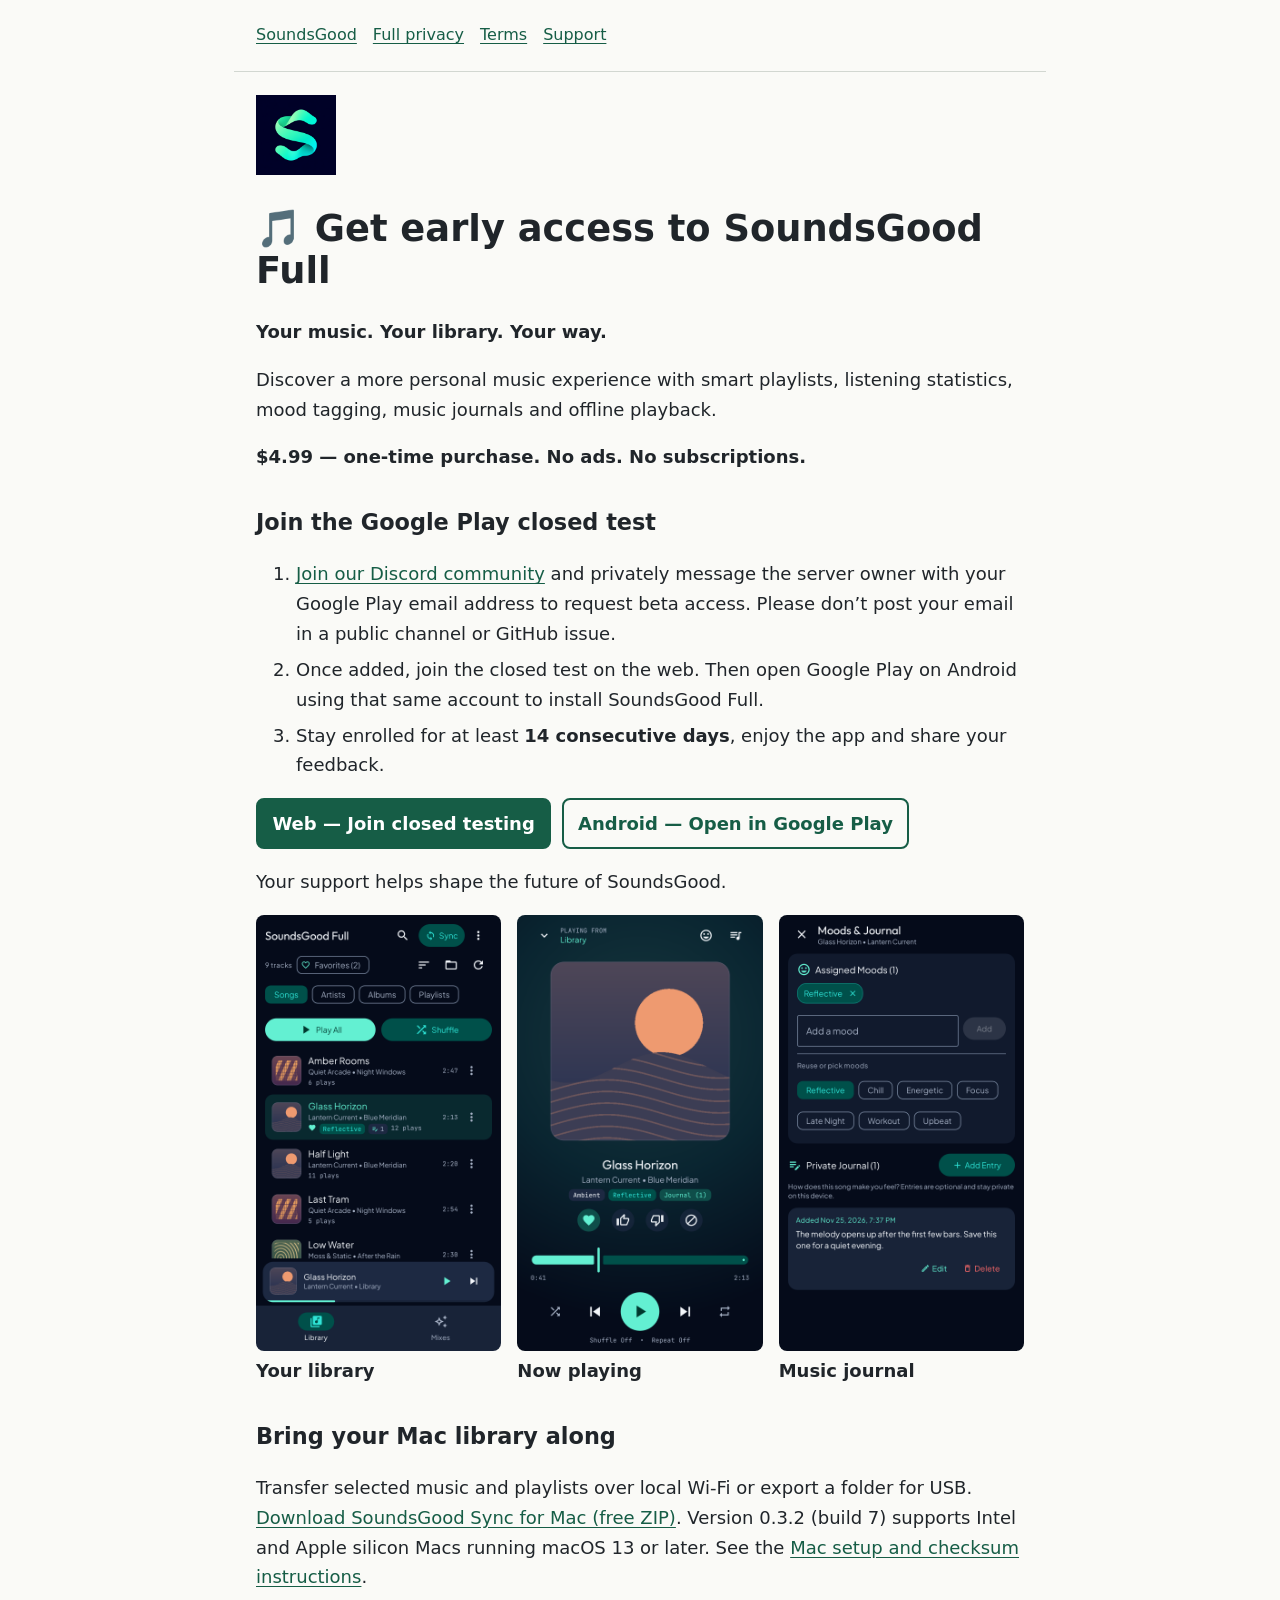
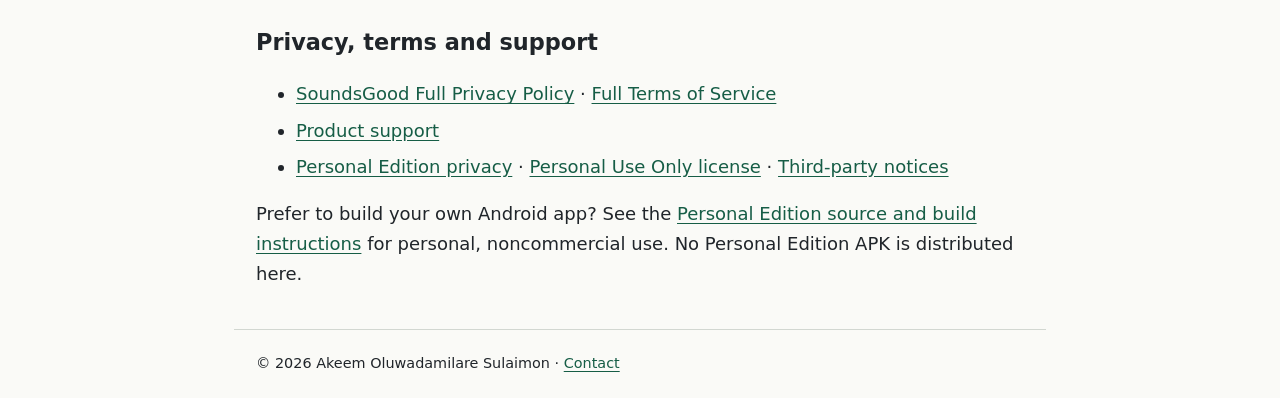
<file: docs/index.html>
<!doctype html>
<html lang="en"><head><meta charset="utf-8"><meta name="viewport" content="width=device-width, initial-scale=1"><title>SoundsGood Full · Early access</title><link rel="stylesheet" href="style.css"></head>
<body><header><nav aria-label="Documentation"><a href="index.html">SoundsGood</a><a href="full-privacy.html">Full privacy</a><a href="full-terms.html">Terms</a><a href="support.html">Support</a></nav></header>
<main><img src="images/soundsgood.png" width="80" height="80" alt="SoundsGood logo">
<h1>🎵 Get early access to SoundsGood Full</h1>
<p><strong>Your music. Your library. Your way.</strong></p>
<p>Discover a more personal music experience with smart playlists, listening statistics, mood tagging, music journals and offline playback.</p>
<p><strong>$4.99 — one-time purchase. No ads. No subscriptions.</strong></p>
<h2>Join the Google Play closed test</h2>
<ol><li><a href="https://discord.gg/7jYxyyqHm">Join our Discord community</a> and privately message the server owner with your Google Play email address to request beta access. Please don’t post your email in a public channel or GitHub issue.</li>
<li>Once added, join the closed test on the web. Then open Google Play on Android using that same account to install SoundsGood Full.</li>
<li>Stay enrolled for at least <strong>14 consecutive days</strong>, enjoy the app and share your feedback.</li></ol>
<p class="play-actions"><a href="https://play.google.com/apps/testing/com.sulaimonao.soundsgood.full">Web — Join closed testing</a> <a href="https://play.google.com/store/apps/details?id=com.sulaimonao.soundsgood.full">Android — Open in Google Play</a></p>
<p>Your support helps shape the future of SoundsGood.</p>
<section aria-label="Inside SoundsGood Full" class="gallery">
<figure><img src="images/01-library.png" width="1080" height="1920" alt="Music library with artwork, favorites and tracks"><figcaption>Your library</figcaption></figure>
<figure><img src="images/05-player.png" width="1080" height="1920" alt="Now playing with album art and mood controls"><figcaption>Now playing</figcaption></figure>
<figure><img src="images/06-journal.png" width="1080" height="1920" alt="Listening note for a track tagged Reflective"><figcaption>Music journal</figcaption></figure>
</section>
<h2>Bring your Mac library along</h2>
<p>Transfer selected music and playlists over local Wi-Fi or export a folder for USB. <a href="https://github.com/sulaimonao/SoundsGood/releases/download/mac-sync-v0.3.2/SoundsGoodSync-0.3.2-build7-macOS-universal.zip">Download SoundsGood Sync for Mac (free ZIP)</a>. Version 0.3.2 (build 7) supports Intel and Apple silicon Macs running macOS 13 or later. See the <a href="mac-companion.html">Mac setup and checksum instructions</a>.</p>
<h2>Privacy, terms and support</h2>
<ul><li><a href="full-privacy.html">SoundsGood Full Privacy Policy</a> · <a href="full-terms.html">Full Terms of Service</a></li>
<li><a href="support.html">Product support</a></li>
<li><a href="personal-privacy.html">Personal Edition privacy</a> · <a href="personal-license.html">Personal Use Only license</a> · <a href="third-party.html">Third-party notices</a></li></ul>
<p>Prefer to build your own Android app? See the <a href="https://github.com/sulaimonao/SoundsGood#build-and-run-personal-edition">Personal Edition source and build instructions</a> for personal, noncommercial use. No Personal Edition APK is distributed here.</p>
</main><footer>© 2026 Akeem Oluwadamilare Sulaimon · <a href="mailto:thedream.akeems@gmail.com">Contact</a></footer></body></html>
</file>
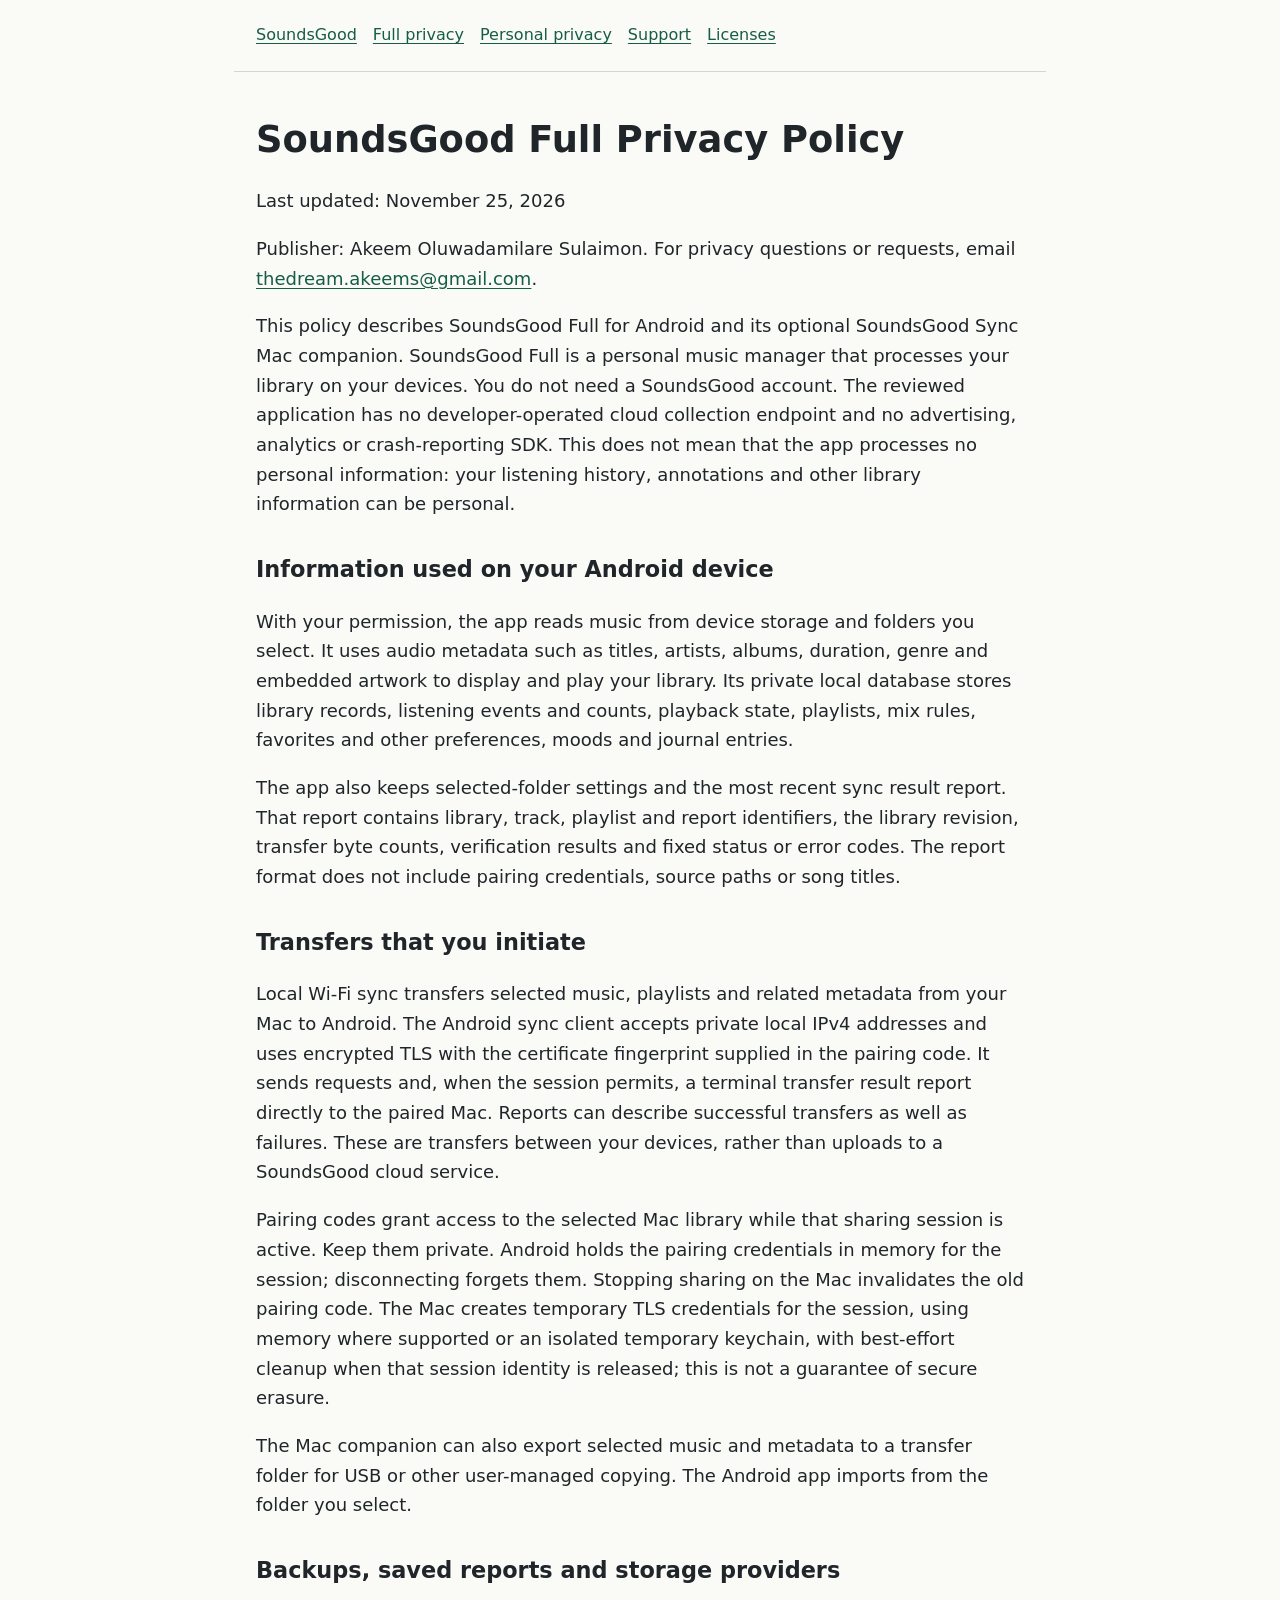
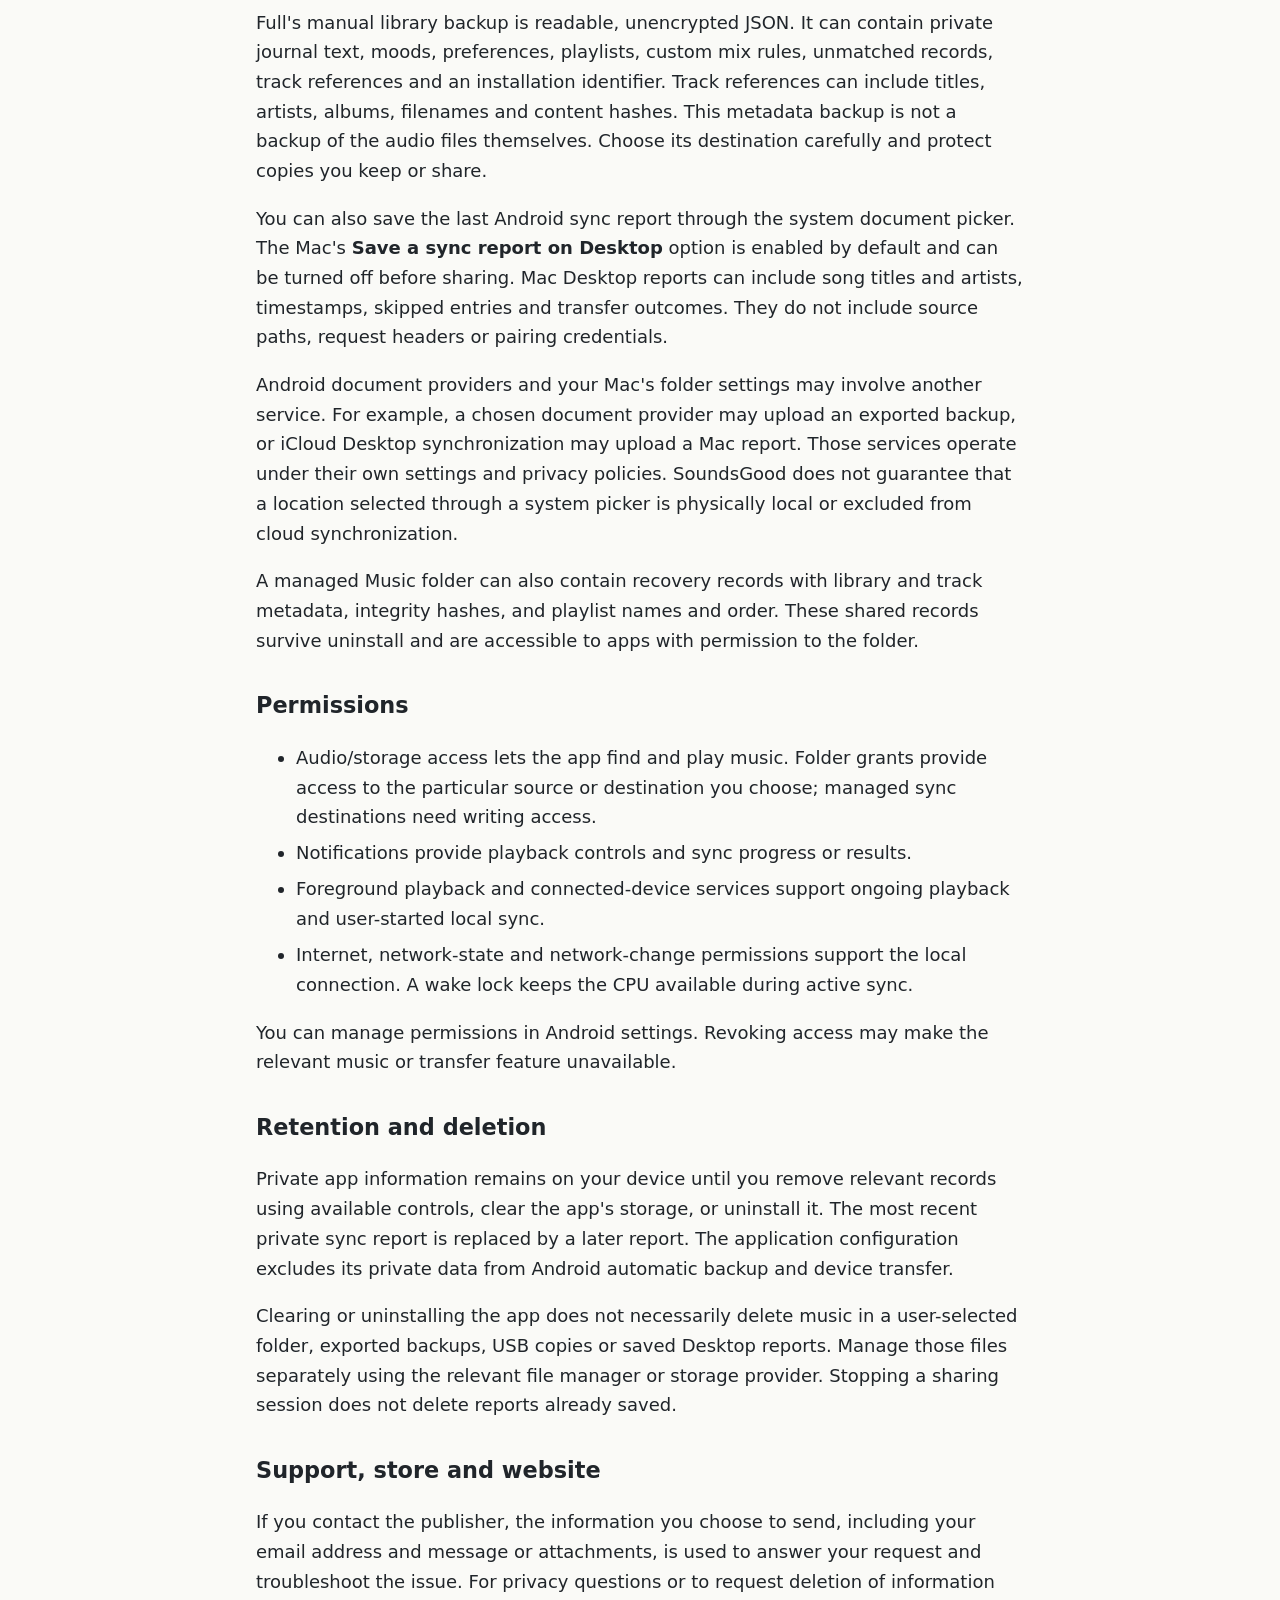
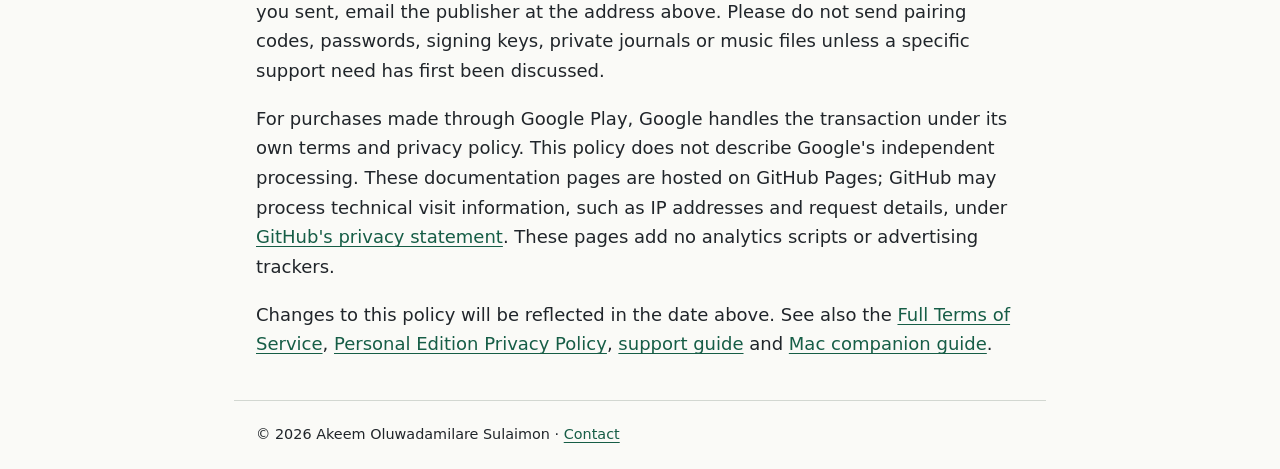
<file: docs/full-privacy.html>
<!doctype html>
<html lang="en"><head><meta charset="utf-8"><meta name="viewport" content="width=device-width, initial-scale=1"><title>SoundsGood Full Privacy Policy</title><link rel="stylesheet" href="style.css"></head><body><header><nav aria-label="Documentation"><a href="index.html">SoundsGood</a><a href="full-privacy.html">Full privacy</a><a href="personal-privacy.html">Personal privacy</a><a href="support.html">Support</a><a href="third-party.html">Licenses</a></nav></header><main><h1>SoundsGood Full Privacy Policy</h1><p>Last updated: November 25, 2026</p>
<p>Publisher: Akeem Oluwadamilare Sulaimon. For privacy questions or requests, email <a href="mailto:thedream.akeems@gmail.com">thedream.akeems@gmail.com</a>.</p>
<p>This policy describes SoundsGood Full for Android and its optional SoundsGood Sync Mac companion. SoundsGood Full is a personal music manager that processes your library on your devices. You do not need a SoundsGood account. The reviewed application has no developer-operated cloud collection endpoint and no advertising, analytics or crash-reporting SDK. This does not mean that the app processes no personal information: your listening history, annotations and other library information can be personal.</p>
<h2>Information used on your Android device</h2>
<p>With your permission, the app reads music from device storage and folders you select. It uses audio metadata such as titles, artists, albums, duration, genre and embedded artwork to display and play your library. Its private local database stores library records, listening events and counts, playback state, playlists, mix rules, favorites and other preferences, moods and journal entries.</p>
<p>The app also keeps selected-folder settings and the most recent sync result report. That report contains library, track, playlist and report identifiers, the library revision, transfer byte counts, verification results and fixed status or error codes. The report format does not include pairing credentials, source paths or song titles.</p>
<h2>Transfers that you initiate</h2>
<p>Local Wi-Fi sync transfers selected music, playlists and related metadata from your Mac to Android. The Android sync client accepts private local IPv4 addresses and uses encrypted TLS with the certificate fingerprint supplied in the pairing code. It sends requests and, when the session permits, a terminal transfer result report directly to the paired Mac. Reports can describe successful transfers as well as failures. These are transfers between your devices, rather than uploads to a SoundsGood cloud service.</p>
<p>Pairing codes grant access to the selected Mac library while that sharing session is active. Keep them private. Android holds the pairing credentials in memory for the session; disconnecting forgets them. Stopping sharing on the Mac invalidates the old pairing code. The Mac creates temporary TLS credentials for the session, using memory where supported or an isolated temporary keychain, with best-effort cleanup when that session identity is released; this is not a guarantee of secure erasure.</p>
<p>The Mac companion can also export selected music and metadata to a transfer folder for USB or other user-managed copying. The Android app imports from the folder you select.</p>
<h2>Backups, saved reports and storage providers</h2>
<p>Full's manual library backup is readable, unencrypted JSON. It can contain private journal text, moods, preferences, playlists, custom mix rules, unmatched records, track references and an installation identifier. Track references can include titles, artists, albums, filenames and content hashes. This metadata backup is not a backup of the audio files themselves. Choose its destination carefully and protect copies you keep or share.</p>
<p>You can also save the last Android sync report through the system document picker. The Mac's <strong>Save a sync report on Desktop</strong> option is enabled by default and can be turned off before sharing. Mac Desktop reports can include song titles and artists, timestamps, skipped entries and transfer outcomes. They do not include source paths, request headers or pairing credentials.</p>
<p>Android document providers and your Mac's folder settings may involve another service. For example, a chosen document provider may upload an exported backup, or iCloud Desktop synchronization may upload a Mac report. Those services operate under their own settings and privacy policies. SoundsGood does not guarantee that a location selected through a system picker is physically local or excluded from cloud synchronization.</p>
<p>A managed Music folder can also contain recovery records with library and track metadata, integrity hashes, and playlist names and order. These shared records survive uninstall and are accessible to apps with permission to the folder.</p><h2>Permissions</h2>
<ul>
<li>Audio/storage access lets the app find and play music. Folder grants provide access to the particular source or destination you choose; managed sync destinations need writing access.</li>
<li>Notifications provide playback controls and sync progress or results.</li>
<li>Foreground playback and connected-device services support ongoing playback and user-started local sync.</li>
<li>Internet, network-state and network-change permissions support the local connection. A wake lock keeps the CPU available during active sync.</li>
</ul>
<p>You can manage permissions in Android settings. Revoking access may make the relevant music or transfer feature unavailable.</p>
<h2>Retention and deletion</h2>
<p>Private app information remains on your device until you remove relevant records using available controls, clear the app's storage, or uninstall it. The most recent private sync report is replaced by a later report. The application configuration excludes its private data from Android automatic backup and device transfer.</p>
<p>Clearing or uninstalling the app does not necessarily delete music in a user-selected folder, exported backups, USB copies or saved Desktop reports. Manage those files separately using the relevant file manager or storage provider. Stopping a sharing session does not delete reports already saved.</p>
<h2>Support, store and website</h2>
<p>If you contact the publisher, the information you choose to send, including your email address and message or attachments, is used to answer your request and troubleshoot the issue. For privacy questions or to request deletion of information you sent, email the publisher at the address above. Please do not send pairing codes, passwords, signing keys, private journals or music files unless a specific support need has first been discussed.</p>
<p>For purchases made through Google Play, Google handles the transaction under its own terms and privacy policy. This policy does not describe Google's independent processing. These documentation pages are hosted on GitHub Pages; GitHub may process technical visit information, such as IP addresses and request details, under <a href="https://docs.github.com/en/site-policy/privacy-policies/github-general-privacy-statement">GitHub's privacy statement</a>. These pages add no analytics scripts or advertising trackers.</p>
<p>Changes to this policy will be reflected in the date above. See also the <a href="full-terms.html">Full Terms of Service</a>, <a href="personal-privacy.html">Personal Edition Privacy Policy</a>, <a href="support.html">support guide</a> and <a href="mac-companion.html">Mac companion guide</a>.</p>
</main><footer>© 2026 Akeem Oluwadamilare Sulaimon · <a href="mailto:thedream.akeems@gmail.com">Contact</a></footer></body></html>
</file>
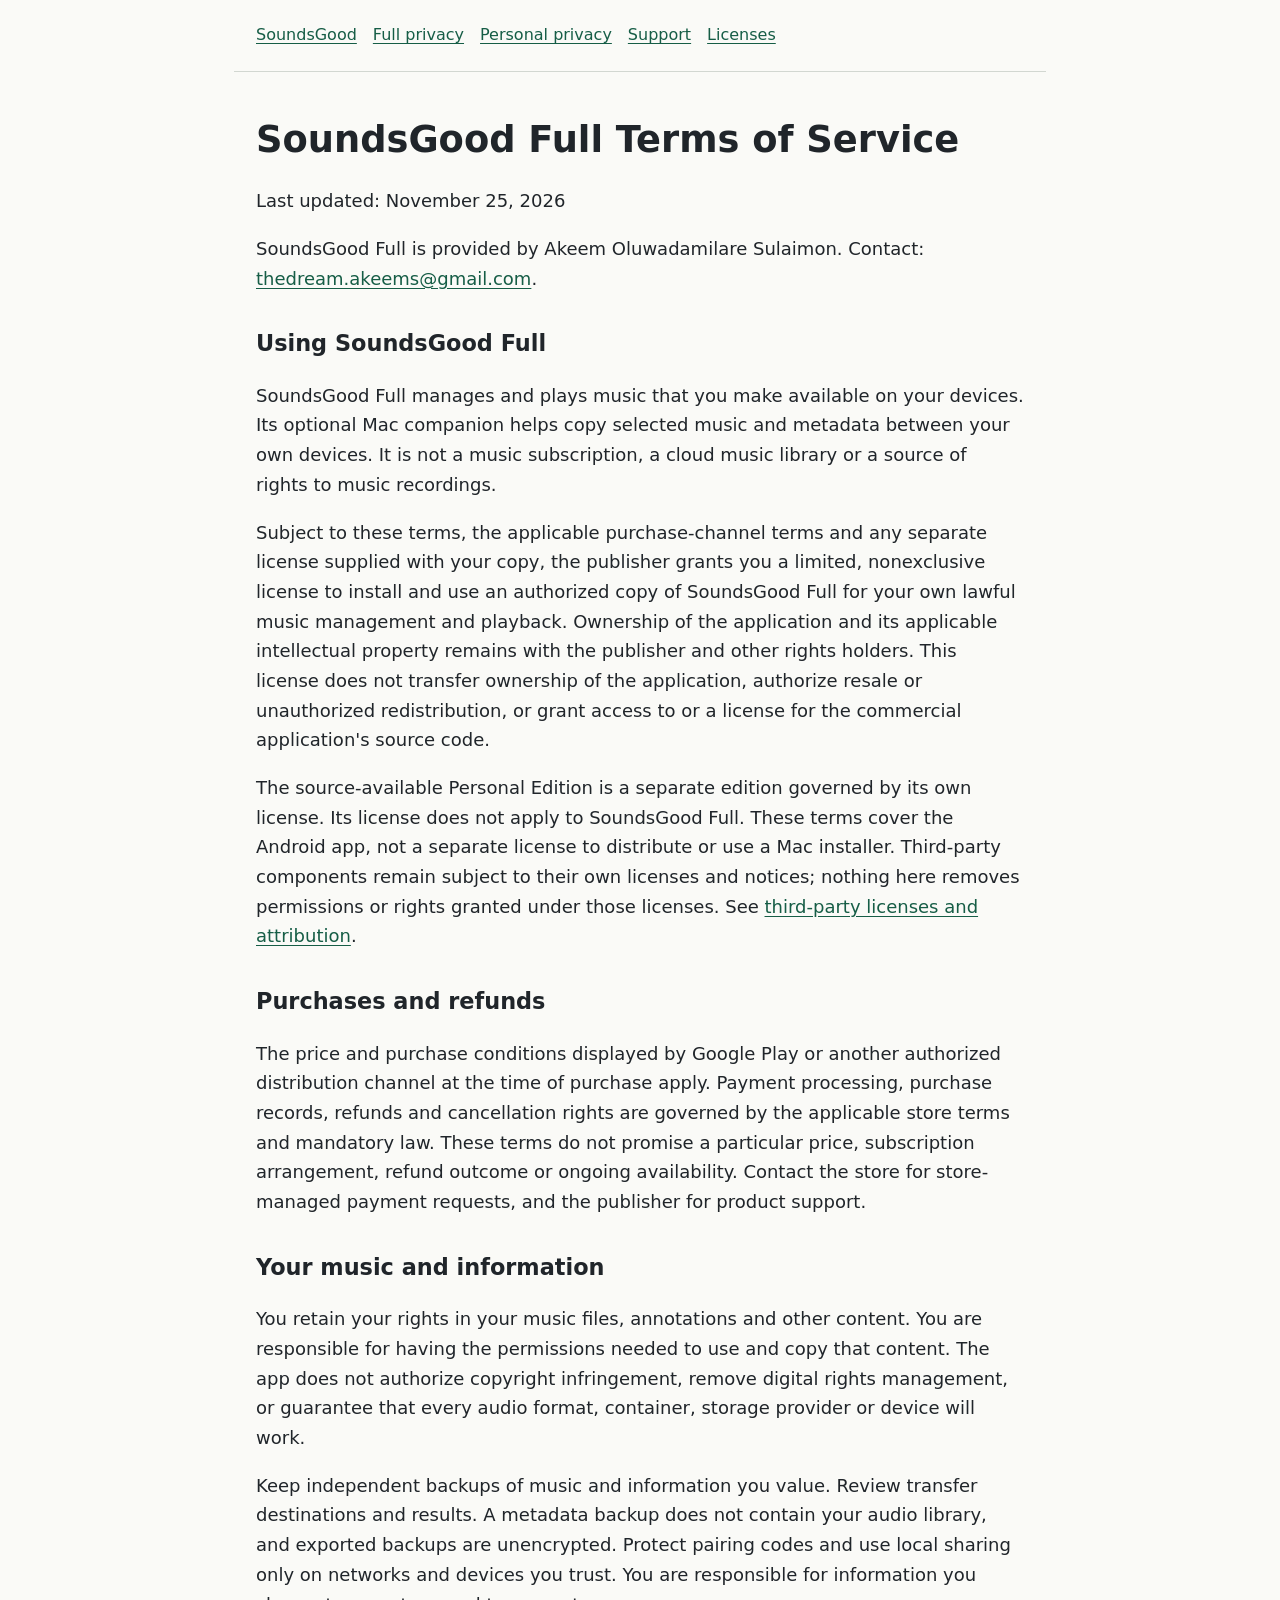
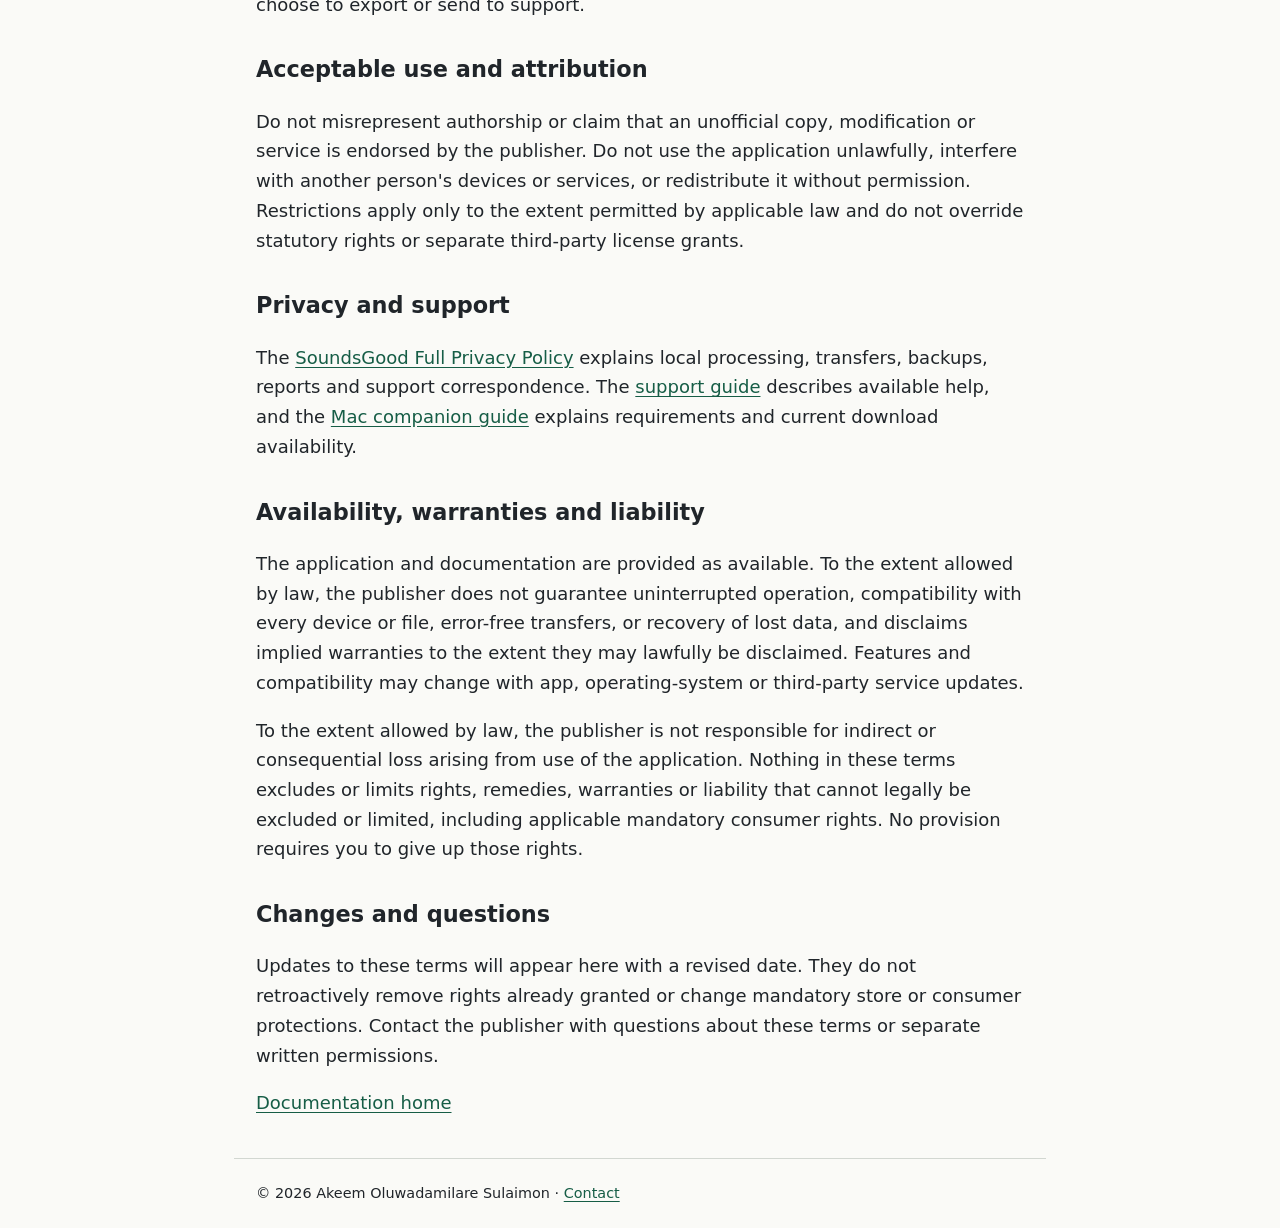
<file: docs/full-terms.html>
<!doctype html>
<html lang="en"><head><meta charset="utf-8"><meta name="viewport" content="width=device-width, initial-scale=1"><title>SoundsGood Full Terms of Service</title><link rel="stylesheet" href="style.css"></head><body><header><nav aria-label="Documentation"><a href="index.html">SoundsGood</a><a href="full-privacy.html">Full privacy</a><a href="personal-privacy.html">Personal privacy</a><a href="support.html">Support</a><a href="third-party.html">Licenses</a></nav></header><main><h1>SoundsGood Full Terms of Service</h1><p>Last updated: November 25, 2026</p>
<p>SoundsGood Full is provided by Akeem Oluwadamilare Sulaimon. Contact: <a href="mailto:thedream.akeems@gmail.com">thedream.akeems@gmail.com</a>.</p>
<h2>Using SoundsGood Full</h2>
<p>SoundsGood Full manages and plays music that you make available on your devices. Its optional Mac companion helps copy selected music and metadata between your own devices. It is not a music subscription, a cloud music library or a source of rights to music recordings.</p>
<p>Subject to these terms, the applicable purchase-channel terms and any separate license supplied with your copy, the publisher grants you a limited, nonexclusive license to install and use an authorized copy of SoundsGood Full for your own lawful music management and playback. Ownership of the application and its applicable intellectual property remains with the publisher and other rights holders. This license does not transfer ownership of the application, authorize resale or unauthorized redistribution, or grant access to or a license for the commercial application's source code.</p>
<p>The source-available Personal Edition is a separate edition governed by its own license. Its license does not apply to SoundsGood Full. These terms cover the Android app, not a separate license to distribute or use a Mac installer. Third-party components remain subject to their own licenses and notices; nothing here removes permissions or rights granted under those licenses. See <a href="third-party.html">third-party licenses and attribution</a>.</p>
<h2>Purchases and refunds</h2>
<p>The price and purchase conditions displayed by Google Play or another authorized distribution channel at the time of purchase apply. Payment processing, purchase records, refunds and cancellation rights are governed by the applicable store terms and mandatory law. These terms do not promise a particular price, subscription arrangement, refund outcome or ongoing availability. Contact the store for store-managed payment requests, and the publisher for product support.</p>
<h2>Your music and information</h2>
<p>You retain your rights in your music files, annotations and other content. You are responsible for having the permissions needed to use and copy that content. The app does not authorize copyright infringement, remove digital rights management, or guarantee that every audio format, container, storage provider or device will work.</p>
<p>Keep independent backups of music and information you value. Review transfer destinations and results. A metadata backup does not contain your audio library, and exported backups are unencrypted. Protect pairing codes and use local sharing only on networks and devices you trust. You are responsible for information you choose to export or send to support.</p>
<h2>Acceptable use and attribution</h2>
<p>Do not misrepresent authorship or claim that an unofficial copy, modification or service is endorsed by the publisher. Do not use the application unlawfully, interfere with another person's devices or services, or redistribute it without permission. Restrictions apply only to the extent permitted by applicable law and do not override statutory rights or separate third-party license grants.</p>
<h2>Privacy and support</h2>
<p>The <a href="full-privacy.html">SoundsGood Full Privacy Policy</a> explains local processing, transfers, backups, reports and support correspondence. The <a href="support.html">support guide</a> describes available help, and the <a href="mac-companion.html">Mac companion guide</a> explains requirements and current download availability.</p>
<h2>Availability, warranties and liability</h2>
<p>The application and documentation are provided as available. To the extent allowed by law, the publisher does not guarantee uninterrupted operation, compatibility with every device or file, error-free transfers, or recovery of lost data, and disclaims implied warranties to the extent they may lawfully be disclaimed. Features and compatibility may change with app, operating-system or third-party service updates.</p>
<p>To the extent allowed by law, the publisher is not responsible for indirect or consequential loss arising from use of the application. Nothing in these terms excludes or limits rights, remedies, warranties or liability that cannot legally be excluded or limited, including applicable mandatory consumer rights. No provision requires you to give up those rights.</p>
<h2>Changes and questions</h2>
<p>Updates to these terms will appear here with a revised date. They do not retroactively remove rights already granted or change mandatory store or consumer protections. Contact the publisher with questions about these terms or separate written permissions.</p>
<p><a href="index.html">Documentation home</a></p>
</main><footer>© 2026 Akeem Oluwadamilare Sulaimon · <a href="mailto:thedream.akeems@gmail.com">Contact</a></footer></body></html>
</file>
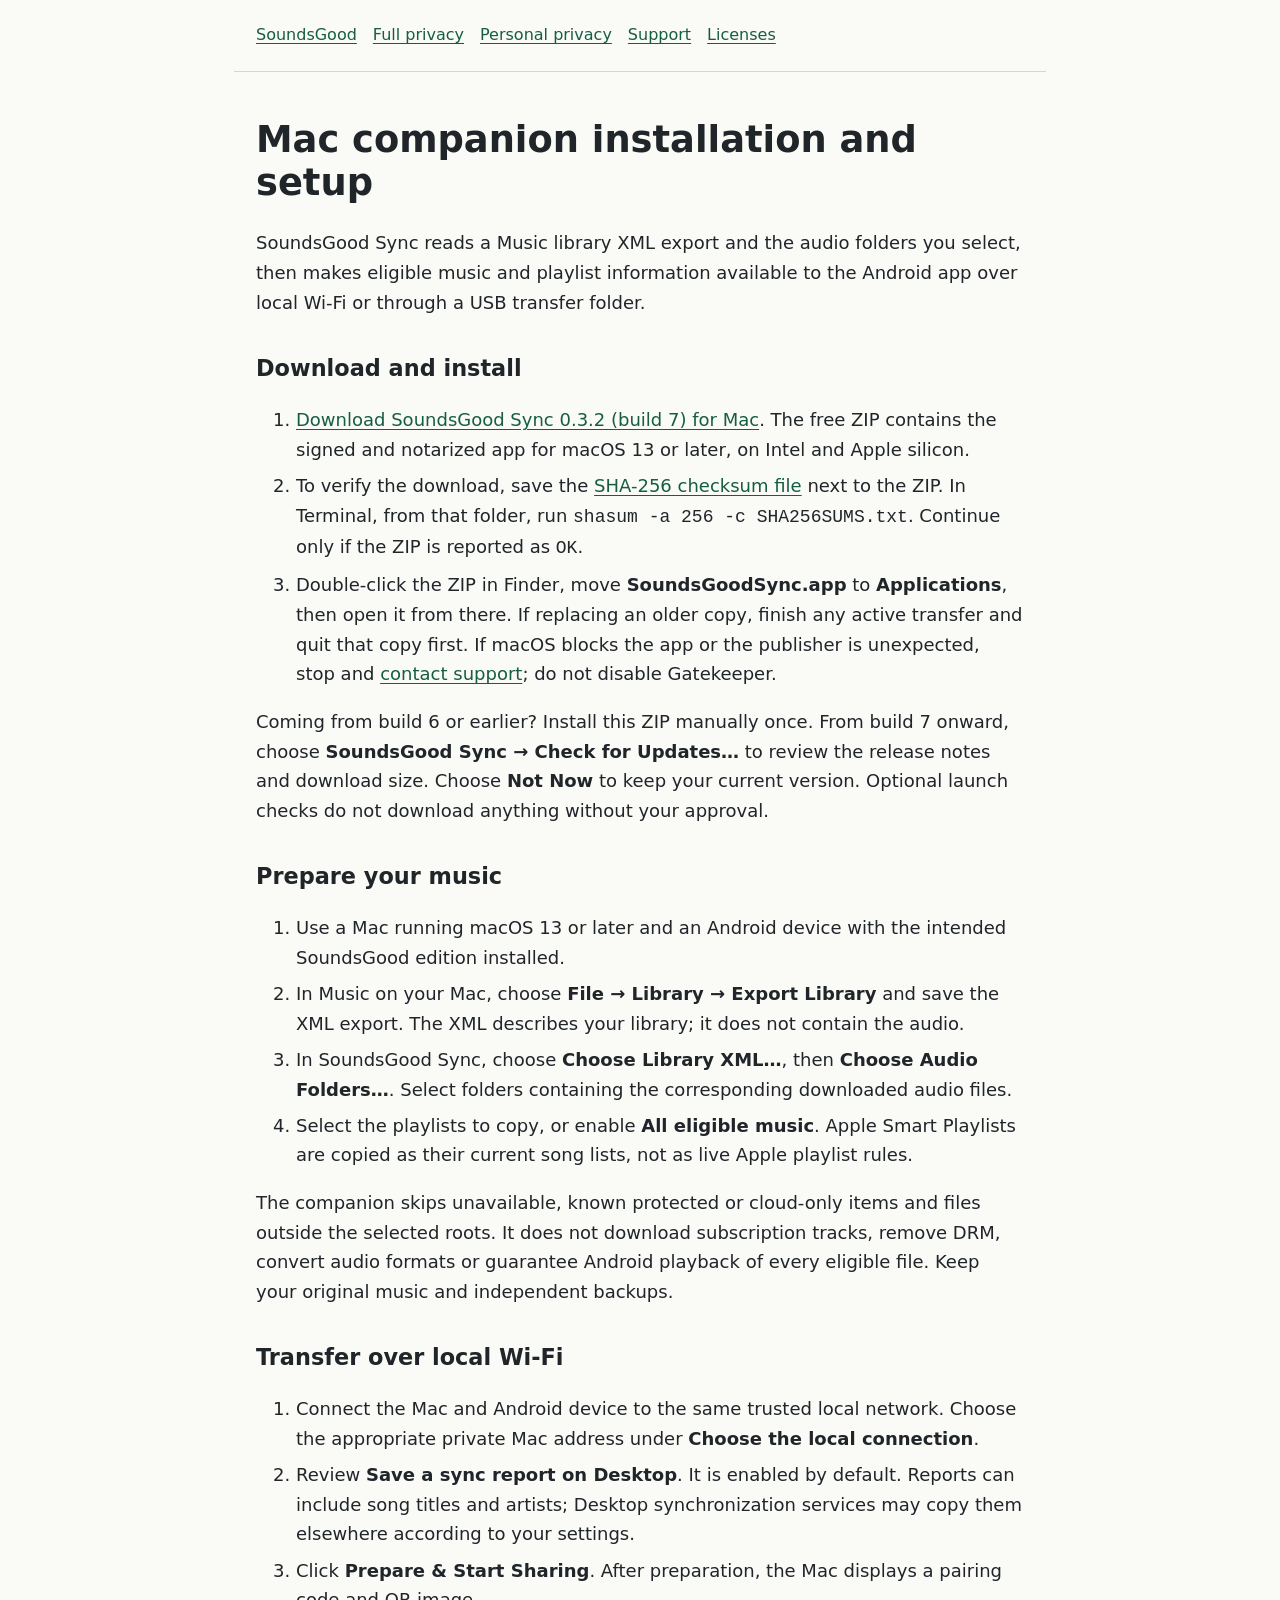
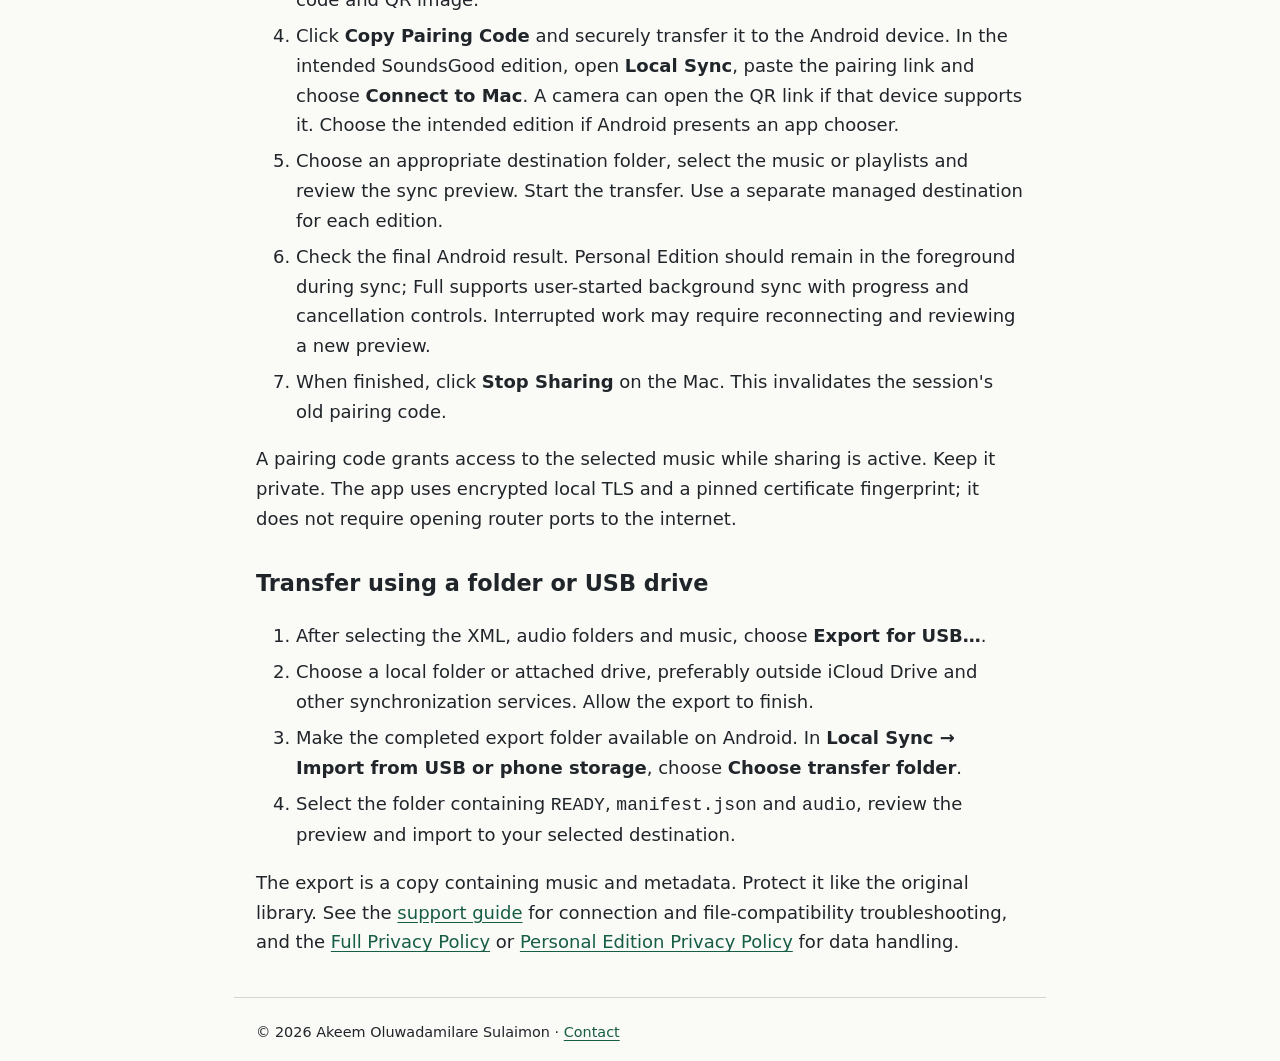
<file: docs/mac-companion.html>
<!doctype html>
<html lang="en"><head><meta charset="utf-8"><meta name="viewport" content="width=device-width, initial-scale=1"><title>Mac companion installation and setup</title><link rel="stylesheet" href="style.css"></head><body><header><nav aria-label="Documentation"><a href="index.html">SoundsGood</a><a href="full-privacy.html">Full privacy</a><a href="personal-privacy.html">Personal privacy</a><a href="support.html">Support</a><a href="third-party.html">Licenses</a></nav></header><main><h1>Mac companion installation and setup</h1><p>SoundsGood Sync reads a Music library XML export and the audio folders you select, then makes eligible music and playlist information available to the Android app over local Wi-Fi or through a USB transfer folder.</p>
<h2>Download and install</h2>
<ol>
<li><a href="https://github.com/sulaimonao/SoundsGood/releases/download/mac-sync-v0.3.2/SoundsGoodSync-0.3.2-build7-macOS-universal.zip">Download SoundsGood Sync 0.3.2 (build 7) for Mac</a>. The free ZIP contains the signed and notarized app for macOS 13 or later, on Intel and Apple silicon.</li>
<li>To verify the download, save the <a href="https://github.com/sulaimonao/SoundsGood/releases/download/mac-sync-v0.3.2/SHA256SUMS.txt">SHA-256 checksum file</a> next to the ZIP. In Terminal, from that folder, run <code>shasum -a 256 -c SHA256SUMS.txt</code>. Continue only if the ZIP is reported as <code>OK</code>.</li>
<li>Double-click the ZIP in Finder, move <strong>SoundsGoodSync.app</strong> to <strong>Applications</strong>, then open it from there. If replacing an older copy, finish any active transfer and quit that copy first. If macOS blocks the app or the publisher is unexpected, stop and <a href="support.html">contact support</a>; do not disable Gatekeeper.</li>
</ol>
<p>Coming from build 6 or earlier? Install this ZIP manually once. From build 7 onward, choose <strong>SoundsGood Sync → Check for Updates…</strong> to review the release notes and download size. Choose <strong>Not Now</strong> to keep your current version. Optional launch checks do not download anything without your approval.</p>
<h2>Prepare your music</h2>
<ol>
<li>Use a Mac running macOS 13 or later and an Android device with the intended SoundsGood edition installed.</li>
<li>In Music on your Mac, choose <strong>File → Library → Export Library</strong> and save the XML export. The XML describes your library; it does not contain the audio.</li>
<li>In SoundsGood Sync, choose <strong>Choose Library XML…</strong>, then <strong>Choose Audio Folders…</strong>. Select folders containing the corresponding downloaded audio files.</li>
<li>Select the playlists to copy, or enable <strong>All eligible music</strong>. Apple Smart Playlists are copied as their current song lists, not as live Apple playlist rules.</li>
</ol>
<p>The companion skips unavailable, known protected or cloud-only items and files outside the selected roots. It does not download subscription tracks, remove DRM, convert audio formats or guarantee Android playback of every eligible file. Keep your original music and independent backups.</p>
<h2>Transfer over local Wi-Fi</h2>
<ol>
<li>Connect the Mac and Android device to the same trusted local network. Choose the appropriate private Mac address under <strong>Choose the local connection</strong>.</li>
<li>Review <strong>Save a sync report on Desktop</strong>. It is enabled by default. Reports can include song titles and artists; Desktop synchronization services may copy them elsewhere according to your settings.</li>
<li>Click <strong>Prepare &amp; Start Sharing</strong>. After preparation, the Mac displays a pairing code and QR image.</li>
<li>Click <strong>Copy Pairing Code</strong> and securely transfer it to the Android device. In the intended SoundsGood edition, open <strong>Local Sync</strong>, paste the pairing link and choose <strong>Connect to Mac</strong>. A camera can open the QR link if that device supports it. Choose the intended edition if Android presents an app chooser.</li>
<li>Choose an appropriate destination folder, select the music or playlists and review the sync preview. Start the transfer. Use a separate managed destination for each edition.</li>
<li>Check the final Android result. Personal Edition should remain in the foreground during sync; Full supports user-started background sync with progress and cancellation controls. Interrupted work may require reconnecting and reviewing a new preview.</li>
<li>When finished, click <strong>Stop Sharing</strong> on the Mac. This invalidates the session's old pairing code.</li>
</ol>
<p>A pairing code grants access to the selected music while sharing is active. Keep it private. The app uses encrypted local TLS and a pinned certificate fingerprint; it does not require opening router ports to the internet.</p>
<h2>Transfer using a folder or USB drive</h2>
<ol>
<li>After selecting the XML, audio folders and music, choose <strong>Export for USB…</strong>.</li>
<li>Choose a local folder or attached drive, preferably outside iCloud Drive and other synchronization services. Allow the export to finish.</li>
<li>Make the completed export folder available on Android. In <strong>Local Sync → Import from USB or phone storage</strong>, choose <strong>Choose transfer folder</strong>.</li>
<li>Select the folder containing <code>READY</code>, <code>manifest.json</code> and <code>audio</code>, review the preview and import to your selected destination.</li>
</ol>
<p>The export is a copy containing music and metadata. Protect it like the original library. See the <a href="support.html">support guide</a> for connection and file-compatibility troubleshooting, and the <a href="full-privacy.html">Full Privacy Policy</a> or <a href="personal-privacy.html">Personal Edition Privacy Policy</a> for data handling.</p>
</main><footer>© 2026 Akeem Oluwadamilare Sulaimon · <a href="mailto:thedream.akeems@gmail.com">Contact</a></footer></body></html>
</file>
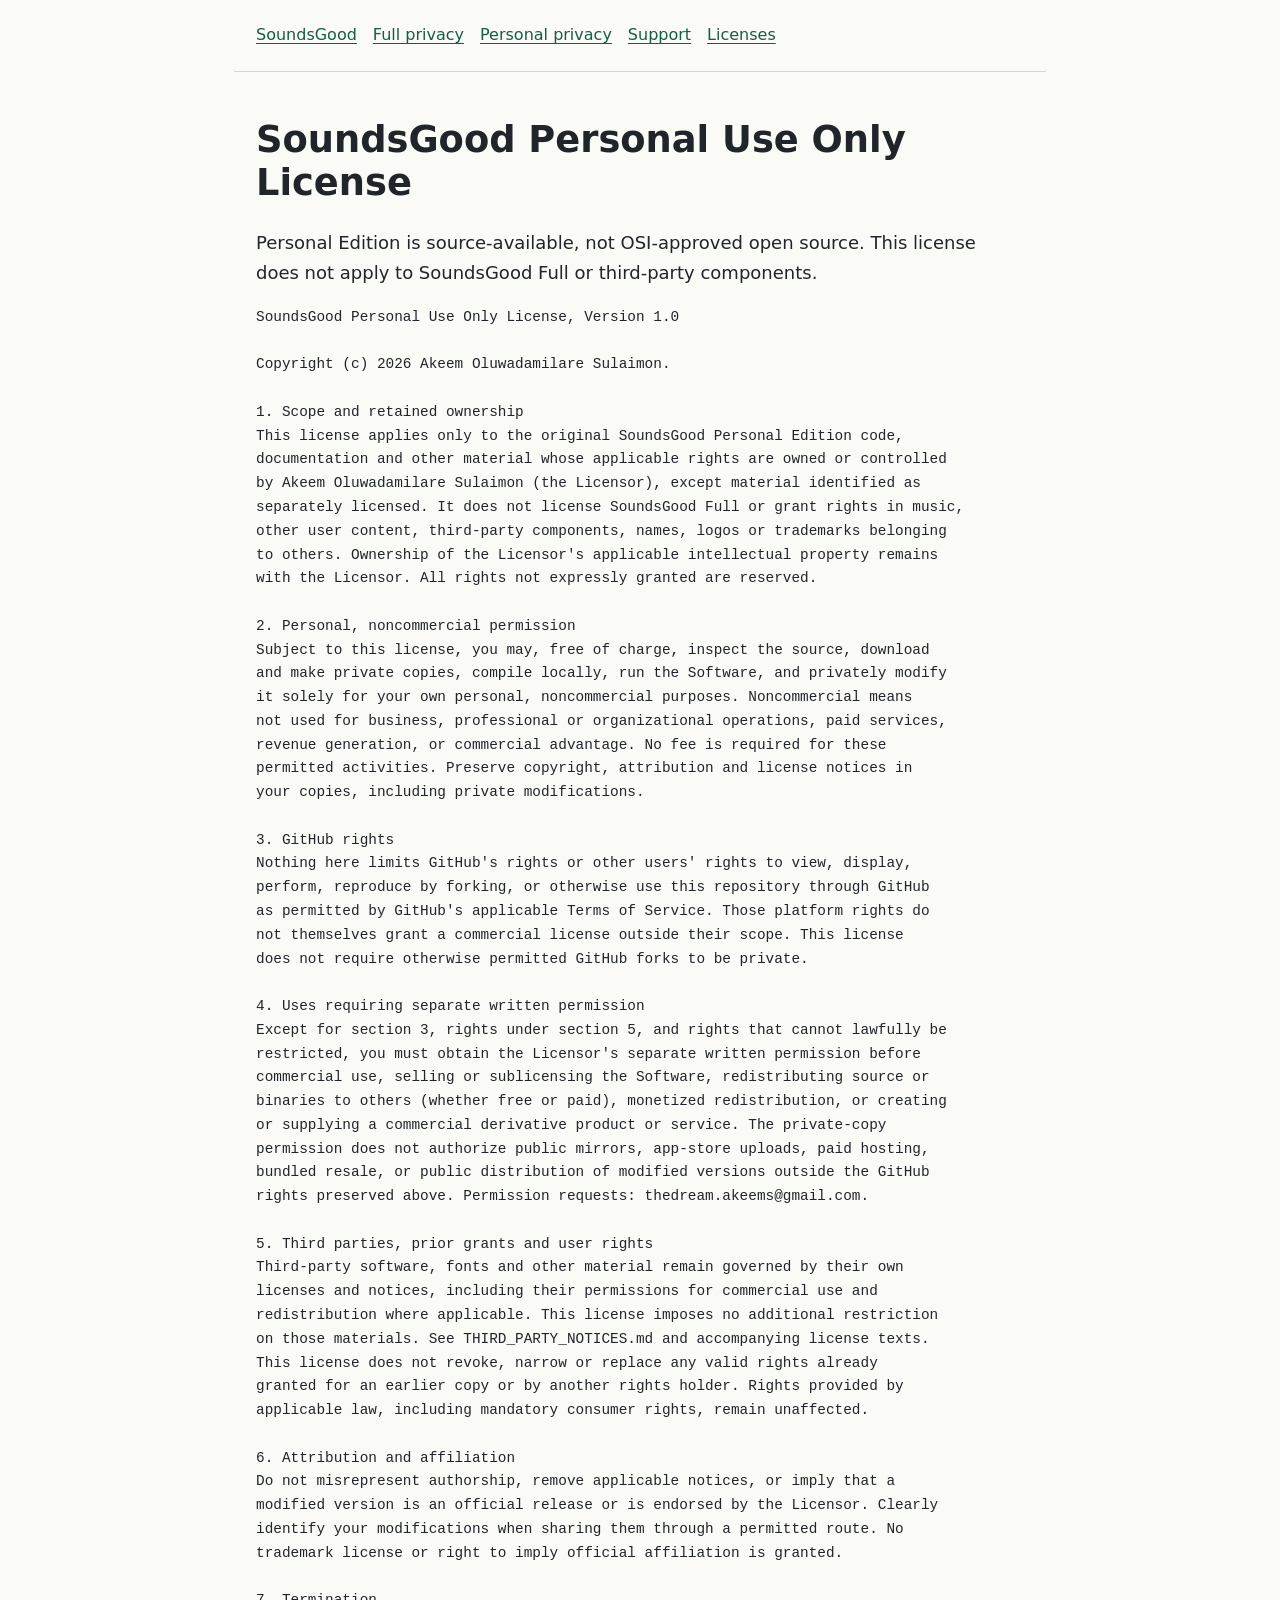
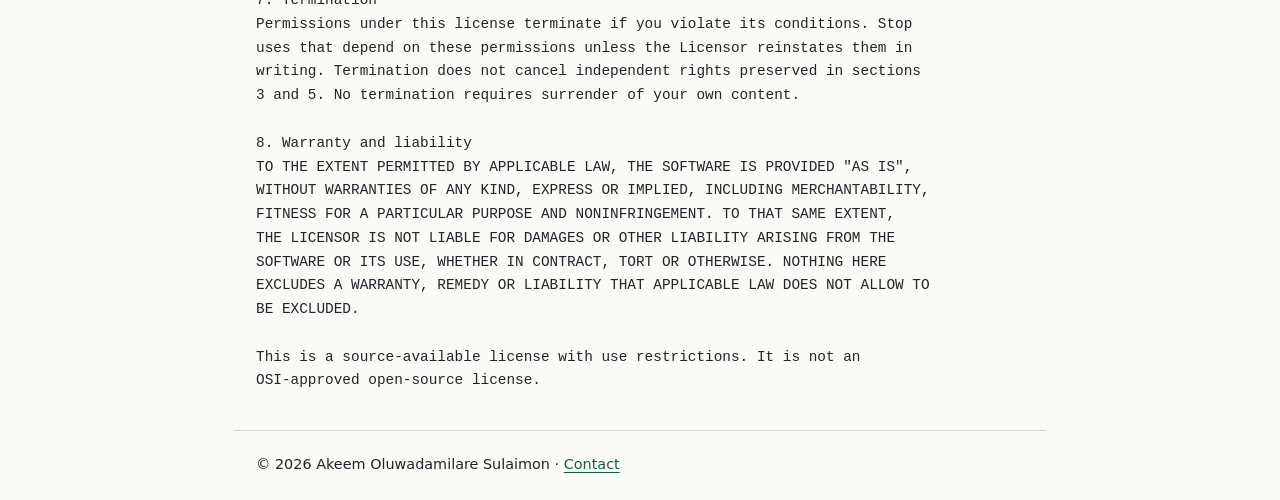
<file: docs/personal-license.html>
<!doctype html>
<html lang="en"><head><meta charset="utf-8"><meta name="viewport" content="width=device-width, initial-scale=1"><title>SoundsGood Personal Use Only License</title><link rel="stylesheet" href="style.css"></head><body><header><nav aria-label="Documentation"><a href="index.html">SoundsGood</a><a href="full-privacy.html">Full privacy</a><a href="personal-privacy.html">Personal privacy</a><a href="support.html">Support</a><a href="third-party.html">Licenses</a></nav></header><main><h1>SoundsGood Personal Use Only License</h1><p>Personal Edition is source-available, not OSI-approved open source. This license does not apply to SoundsGood Full or third-party components.</p><pre>SoundsGood Personal Use Only License, Version 1.0

Copyright (c) 2026 Akeem Oluwadamilare Sulaimon.

1. Scope and retained ownership
This license applies only to the original SoundsGood Personal Edition code,
documentation and other material whose applicable rights are owned or controlled
by Akeem Oluwadamilare Sulaimon (the Licensor), except material identified as
separately licensed. It does not license SoundsGood Full or grant rights in music,
other user content, third-party components, names, logos or trademarks belonging
to others. Ownership of the Licensor&#x27;s applicable intellectual property remains
with the Licensor. All rights not expressly granted are reserved.

2. Personal, noncommercial permission
Subject to this license, you may, free of charge, inspect the source, download
and make private copies, compile locally, run the Software, and privately modify
it solely for your own personal, noncommercial purposes. Noncommercial means
not used for business, professional or organizational operations, paid services,
revenue generation, or commercial advantage. No fee is required for these
permitted activities. Preserve copyright, attribution and license notices in
your copies, including private modifications.

3. GitHub rights
Nothing here limits GitHub&#x27;s rights or other users&#x27; rights to view, display,
perform, reproduce by forking, or otherwise use this repository through GitHub
as permitted by GitHub&#x27;s applicable Terms of Service. Those platform rights do
not themselves grant a commercial license outside their scope. This license
does not require otherwise permitted GitHub forks to be private.

4. Uses requiring separate written permission
Except for section 3, rights under section 5, and rights that cannot lawfully be
restricted, you must obtain the Licensor&#x27;s separate written permission before
commercial use, selling or sublicensing the Software, redistributing source or
binaries to others (whether free or paid), monetized redistribution, or creating
or supplying a commercial derivative product or service. The private-copy
permission does not authorize public mirrors, app-store uploads, paid hosting,
bundled resale, or public distribution of modified versions outside the GitHub
rights preserved above. Permission requests: thedream.akeems@gmail.com.

5. Third parties, prior grants and user rights
Third-party software, fonts and other material remain governed by their own
licenses and notices, including their permissions for commercial use and
redistribution where applicable. This license imposes no additional restriction
on those materials. See THIRD_PARTY_NOTICES.md and accompanying license texts.
This license does not revoke, narrow or replace any valid rights already
granted for an earlier copy or by another rights holder. Rights provided by
applicable law, including mandatory consumer rights, remain unaffected.

6. Attribution and affiliation
Do not misrepresent authorship, remove applicable notices, or imply that a
modified version is an official release or is endorsed by the Licensor. Clearly
identify your modifications when sharing them through a permitted route. No
trademark license or right to imply official affiliation is granted.

7. Termination
Permissions under this license terminate if you violate its conditions. Stop
uses that depend on these permissions unless the Licensor reinstates them in
writing. Termination does not cancel independent rights preserved in sections
3 and 5. No termination requires surrender of your own content.

8. Warranty and liability
TO THE EXTENT PERMITTED BY APPLICABLE LAW, THE SOFTWARE IS PROVIDED &quot;AS IS&quot;,
WITHOUT WARRANTIES OF ANY KIND, EXPRESS OR IMPLIED, INCLUDING MERCHANTABILITY,
FITNESS FOR A PARTICULAR PURPOSE AND NONINFRINGEMENT. TO THAT SAME EXTENT,
THE LICENSOR IS NOT LIABLE FOR DAMAGES OR OTHER LIABILITY ARISING FROM THE
SOFTWARE OR ITS USE, WHETHER IN CONTRACT, TORT OR OTHERWISE. NOTHING HERE
EXCLUDES A WARRANTY, REMEDY OR LIABILITY THAT APPLICABLE LAW DOES NOT ALLOW TO
BE EXCLUDED.

This is a source-available license with use restrictions. It is not an
OSI-approved open-source license.
</pre></main><footer>© 2026 Akeem Oluwadamilare Sulaimon · <a href="mailto:thedream.akeems@gmail.com">Contact</a></footer></body></html>
</file>
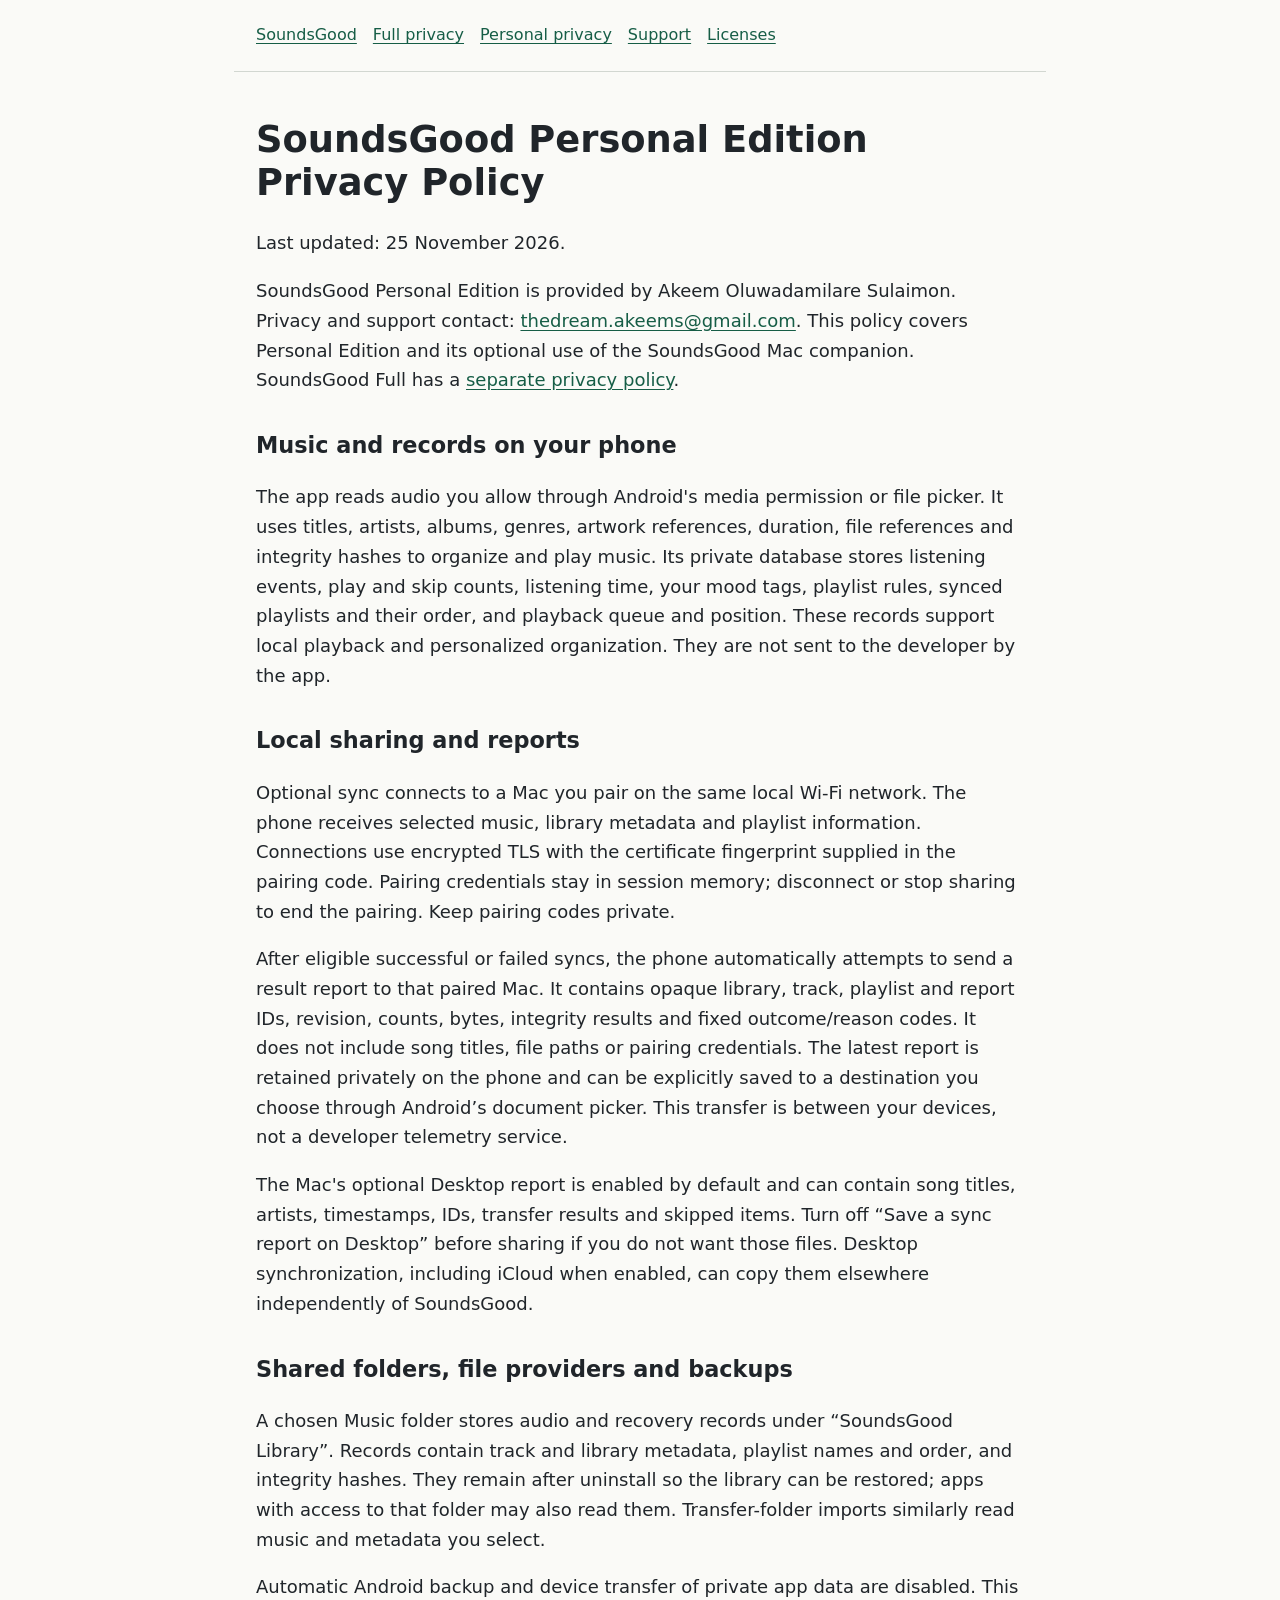
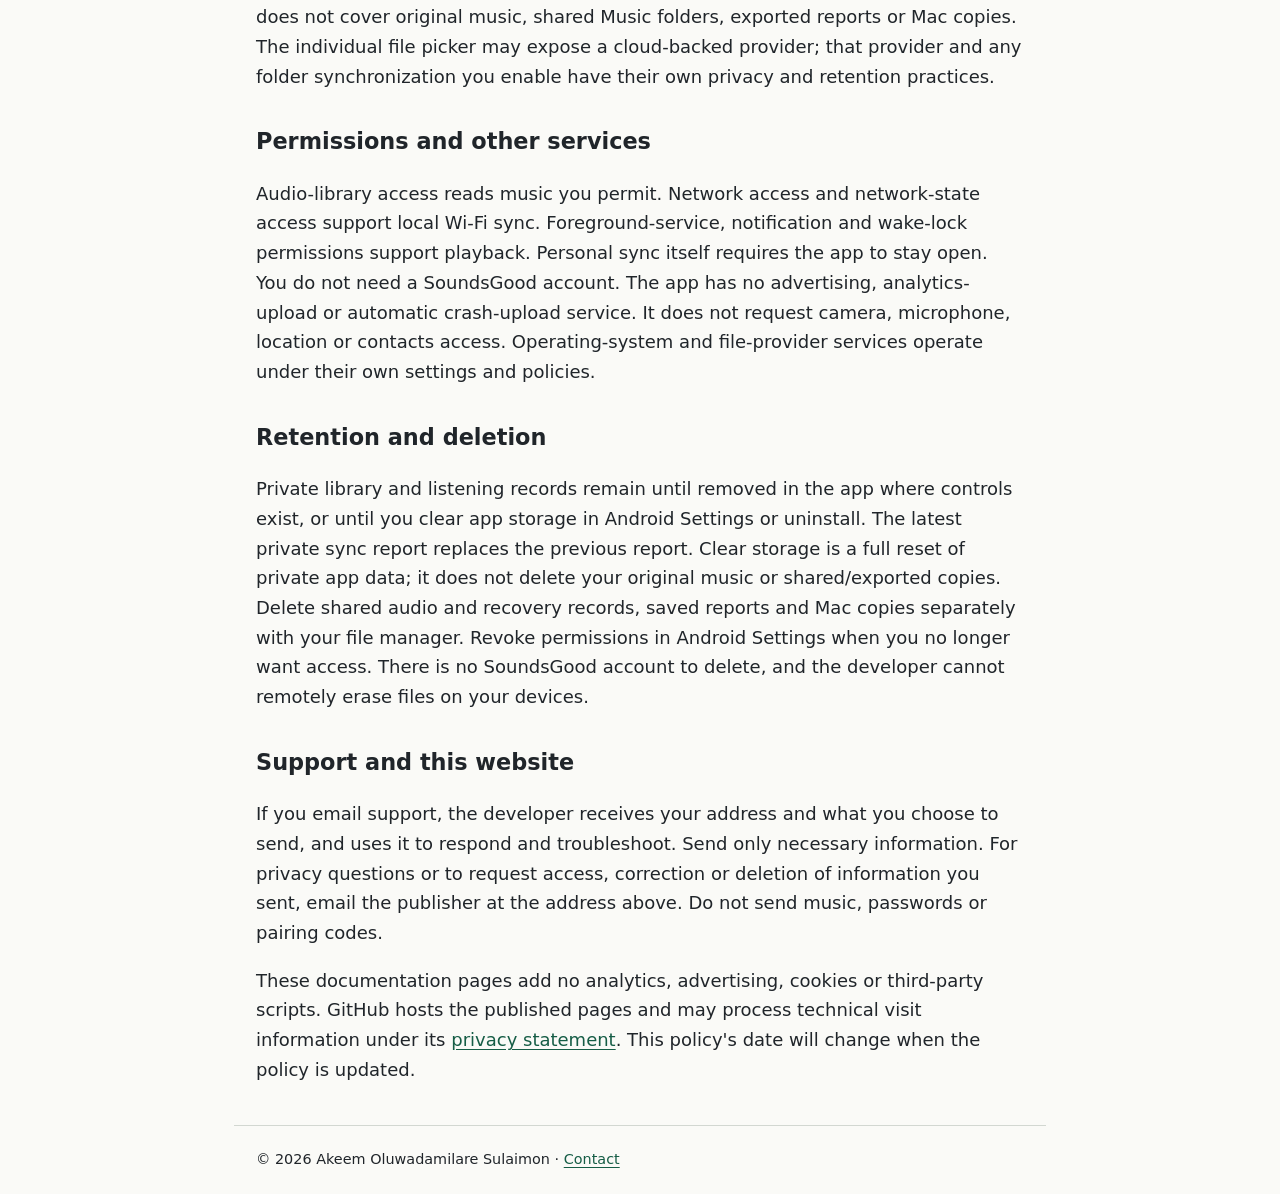
<file: docs/personal-privacy.html>
<!doctype html>
<html lang="en"><head><meta charset="utf-8"><meta name="viewport" content="width=device-width, initial-scale=1"><title>SoundsGood Personal Edition Privacy Policy</title><link rel="stylesheet" href="style.css"></head><body><header><nav aria-label="Documentation"><a href="index.html">SoundsGood</a><a href="full-privacy.html">Full privacy</a><a href="personal-privacy.html">Personal privacy</a><a href="support.html">Support</a><a href="third-party.html">Licenses</a></nav></header><main><h1>SoundsGood Personal Edition Privacy Policy</h1><p>Last updated: 25 November 2026.</p>
<p>SoundsGood Personal Edition is provided by Akeem Oluwadamilare Sulaimon.
Privacy and support contact: <a href="mailto:thedream.akeems@gmail.com">thedream.akeems@gmail.com</a>.
This policy covers Personal Edition and its optional use of the SoundsGood Mac companion.
SoundsGood Full has a <a href="full-privacy.html">separate privacy policy</a>.</p>
<h2>Music and records on your phone</h2>
<p>The app reads audio you allow through Android's media permission or file picker.
It uses titles, artists, albums, genres, artwork references, duration, file references and
integrity hashes to organize and play music. Its private database stores listening events,
play and skip counts, listening time, your mood tags, playlist rules, synced playlists and
their order, and playback queue and position. These records support local playback and
personalized organization. They are not sent to the developer by the app.</p>
<h2>Local sharing and reports</h2>
<p>Optional sync connects to a Mac you pair on the same local Wi-Fi network. The phone
receives selected music, library metadata and playlist information. Connections use encrypted
TLS with the certificate fingerprint supplied in the pairing code. Pairing credentials stay
in session memory; disconnect or stop sharing to end the pairing. Keep pairing codes private.</p>
<p>After eligible successful or failed syncs, the phone automatically attempts to send a
result report to that paired Mac. It contains opaque library, track, playlist and report IDs,
revision, counts, bytes, integrity results and fixed outcome/reason codes. It does not include
song titles, file paths or pairing credentials. The latest report is retained privately on
the phone and can be explicitly saved to a destination you choose through Android’s document picker. This transfer is between your devices,
not a developer telemetry service.</p>
<p>The Mac's optional Desktop report is enabled by default and can contain song titles,
artists, timestamps, IDs, transfer results and skipped items. Turn off “Save a sync report on
Desktop” before sharing if you do not want those files. Desktop synchronization, including
iCloud when enabled, can copy them elsewhere independently of SoundsGood.</p>
<h2>Shared folders, file providers and backups</h2>
<p>A chosen Music folder stores audio and recovery records under “SoundsGood Library”.
Records contain track and library metadata, playlist names and order, and integrity hashes.
They remain after uninstall so the library can be restored; apps with access to that folder
may also read them. Transfer-folder imports similarly read music and metadata you select.</p>
<p>Automatic Android backup and device transfer of private app data are disabled. This does
not cover original music, shared Music folders, exported reports or Mac copies. The individual
file picker may expose a cloud-backed provider; that provider and any folder synchronization
you enable have their own privacy and retention practices.</p>
<h2>Permissions and other services</h2>
<p>Audio-library access reads music you permit. Network access and network-state access
support local Wi-Fi sync. Foreground-service, notification and wake-lock permissions support
playback. Personal sync itself requires the app to stay open. You do not need a SoundsGood account. The app has no
advertising, analytics-upload or automatic crash-upload service. It does not request camera,
microphone, location or contacts access. Operating-system and file-provider services operate
under their own settings and policies.</p>
<h2>Retention and deletion</h2>
<p>Private library and listening records remain until removed in the app where controls
exist, or until you clear app storage in Android Settings or uninstall. The latest private
sync report replaces the previous report. Clear storage is a full reset of private app data;
it does not delete your original music or shared/exported copies. Delete shared audio and
recovery records, saved reports and Mac copies separately with your file manager. Revoke
permissions in Android Settings when you no longer want access. There is no SoundsGood account
to delete, and the developer cannot remotely erase files on your devices.</p>
<h2>Support and this website</h2>
<p>If you email support, the developer receives your address and what you choose to send,
and uses it to respond and troubleshoot. Send only necessary information. For privacy questions or to request access,
correction or deletion of information you sent, email the publisher at the address above. Do not send music, passwords or pairing codes.</p>
<p>These documentation pages add no analytics, advertising, cookies or third-party scripts.
GitHub hosts the published pages and may process technical visit information under its
<a href="https://docs.github.com/en/site-policy/privacy-policies/github-general-privacy-statement">privacy statement</a>.
This policy's date will change when the policy is updated.</p></main><footer>© 2026 Akeem Oluwadamilare Sulaimon · <a href="mailto:thedream.akeems@gmail.com">Contact</a></footer></body></html>
</file>
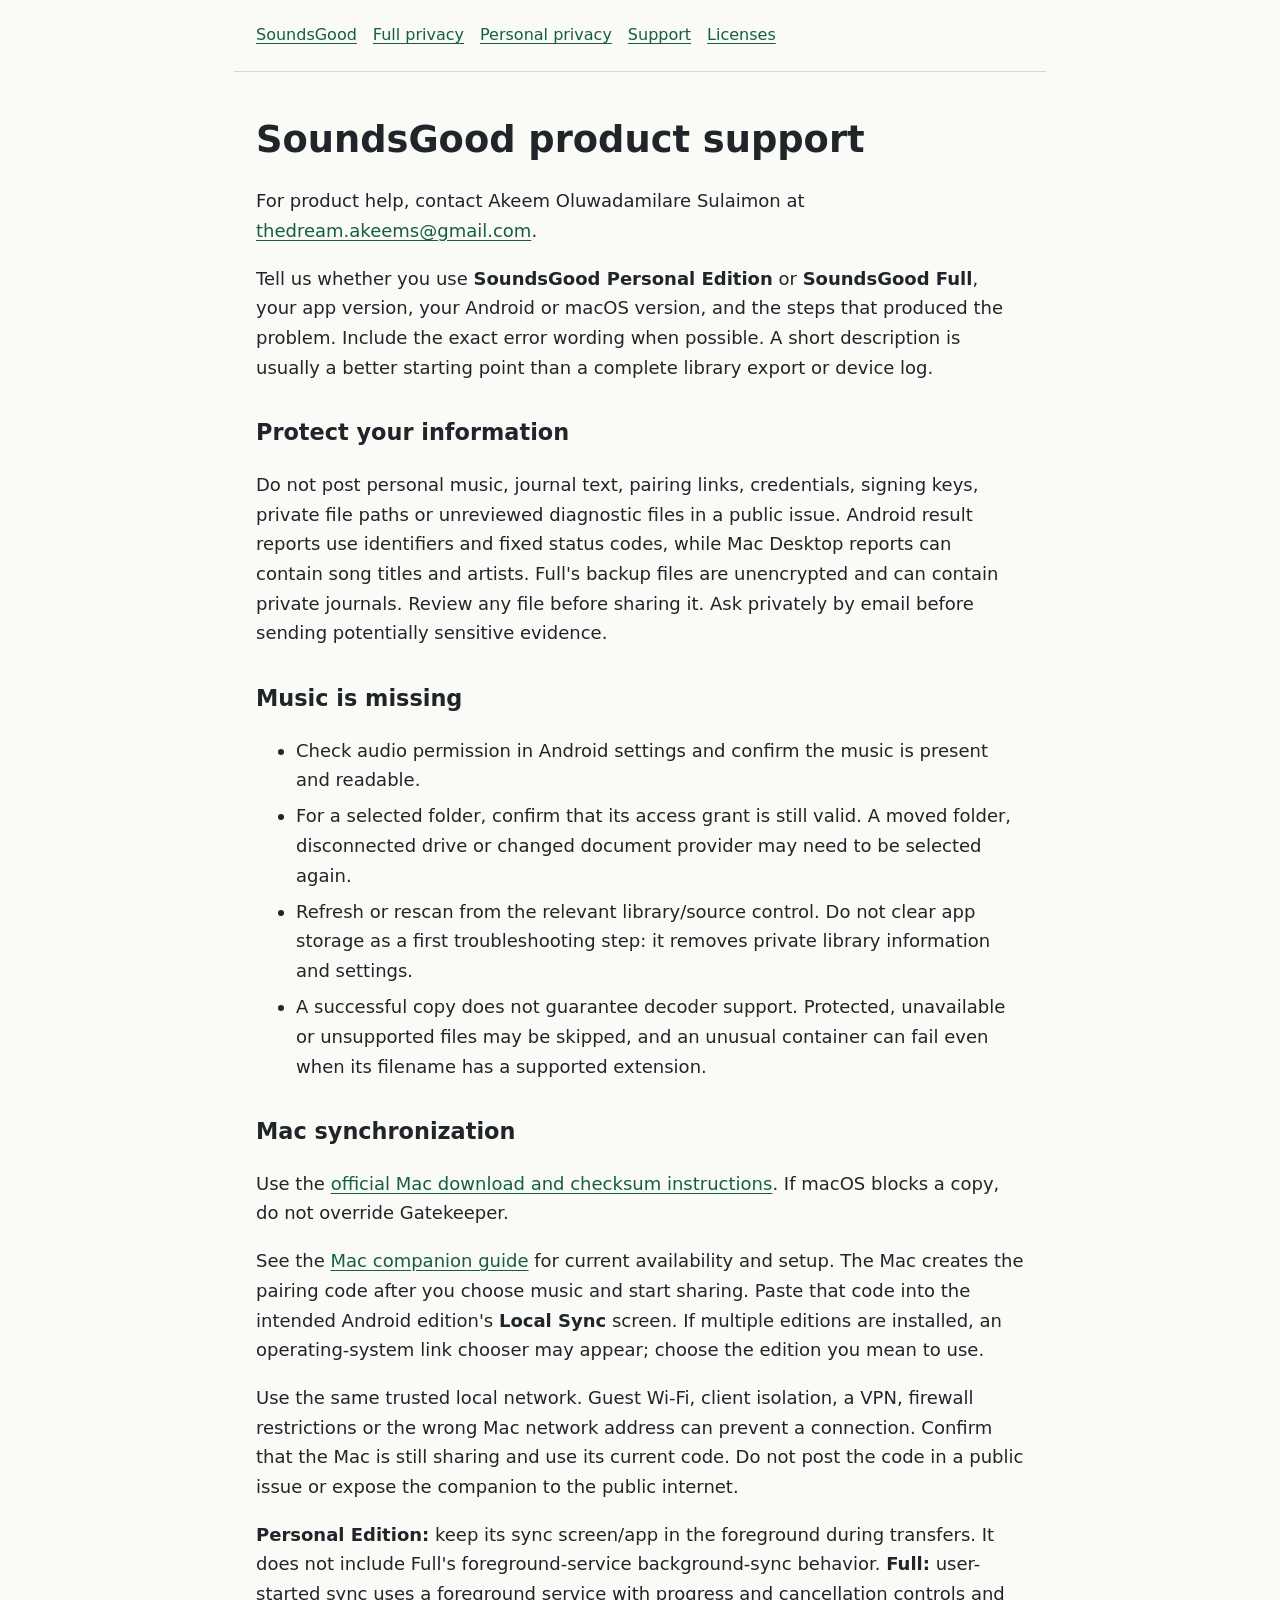
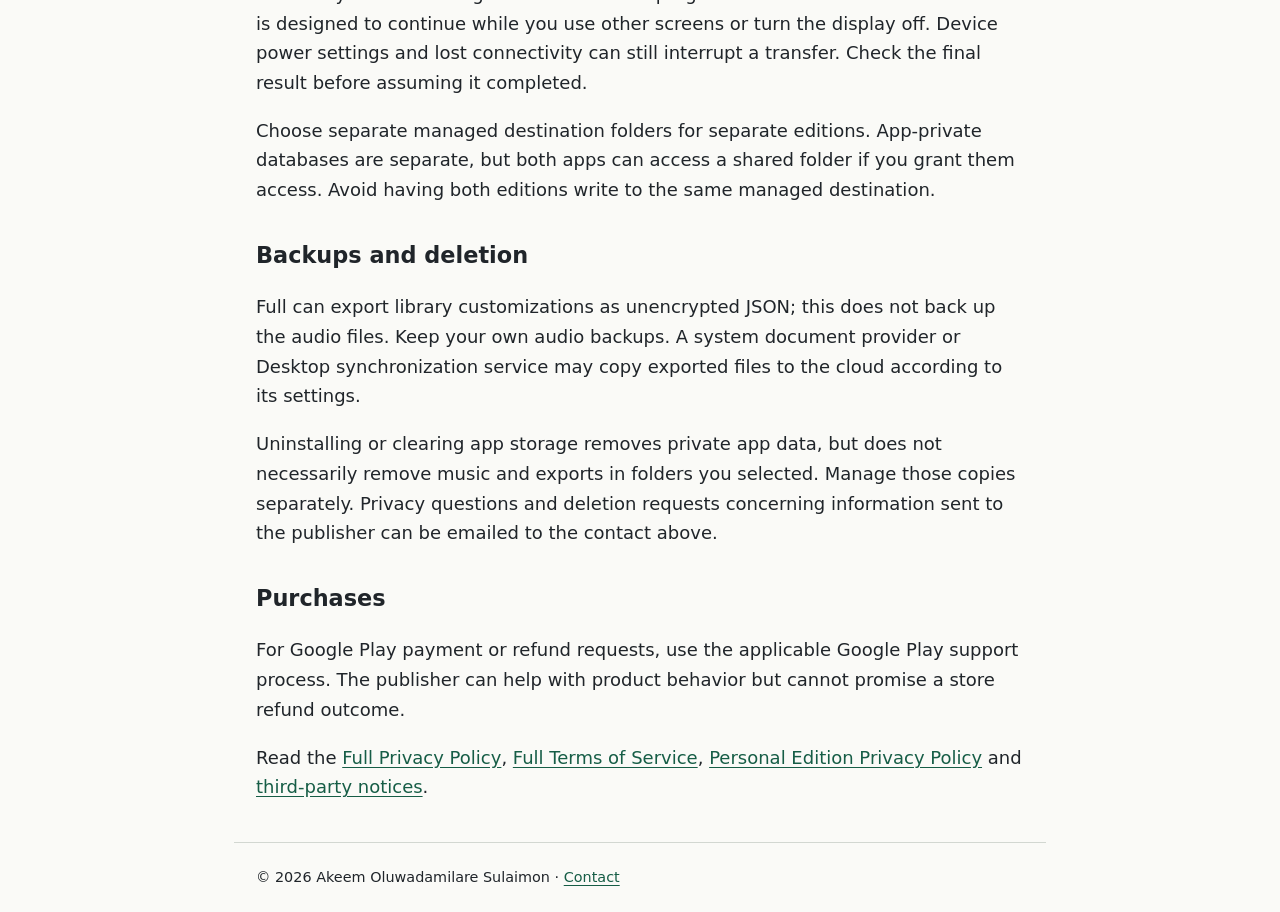
<file: docs/support.html>
<!doctype html>
<html lang="en"><head><meta charset="utf-8"><meta name="viewport" content="width=device-width, initial-scale=1"><title>SoundsGood product support</title><link rel="stylesheet" href="style.css"></head><body><header><nav aria-label="Documentation"><a href="index.html">SoundsGood</a><a href="full-privacy.html">Full privacy</a><a href="personal-privacy.html">Personal privacy</a><a href="support.html">Support</a><a href="third-party.html">Licenses</a></nav></header><main><h1>SoundsGood product support</h1><p>For product help, contact Akeem Oluwadamilare Sulaimon at <a href="mailto:thedream.akeems@gmail.com">thedream.akeems@gmail.com</a>.</p>
<p>Tell us whether you use <strong>SoundsGood Personal Edition</strong> or <strong>SoundsGood Full</strong>, your app version, your Android or macOS version, and the steps that produced the problem. Include the exact error wording when possible. A short description is usually a better starting point than a complete library export or device log.</p>
<h2>Protect your information</h2>
<p>Do not post personal music, journal text, pairing links, credentials, signing keys, private file paths or unreviewed diagnostic files in a public issue. Android result reports use identifiers and fixed status codes, while Mac Desktop reports can contain song titles and artists. Full's backup files are unencrypted and can contain private journals. Review any file before sharing it. Ask privately by email before sending potentially sensitive evidence.</p>
<h2>Music is missing</h2>
<ul>
<li>Check audio permission in Android settings and confirm the music is present and readable.</li>
<li>For a selected folder, confirm that its access grant is still valid. A moved folder, disconnected drive or changed document provider may need to be selected again.</li>
<li>Refresh or rescan from the relevant library/source control. Do not clear app storage as a first troubleshooting step: it removes private library information and settings.</li>
<li>A successful copy does not guarantee decoder support. Protected, unavailable or unsupported files may be skipped, and an unusual container can fail even when its filename has a supported extension.</li>
</ul>
<h2>Mac synchronization</h2>
<p>Use the <a href="mac-companion.html">official Mac download and checksum instructions</a>. If macOS blocks a copy, do not override Gatekeeper.</p>
<p>See the <a href="mac-companion.html">Mac companion guide</a> for current availability and setup. The Mac creates the pairing code after you choose music and start sharing. Paste that code into the intended Android edition's <strong>Local Sync</strong> screen. If multiple editions are installed, an operating-system link chooser may appear; choose the edition you mean to use.</p>
<p>Use the same trusted local network. Guest Wi-Fi, client isolation, a VPN, firewall restrictions or the wrong Mac network address can prevent a connection. Confirm that the Mac is still sharing and use its current code. Do not post the code in a public issue or expose the companion to the public internet.</p>
<p><strong>Personal Edition:</strong> keep its sync screen/app in the foreground during transfers. It does not include Full's foreground-service background-sync behavior. <strong>Full:</strong> user-started sync uses a foreground service with progress and cancellation controls and is designed to continue while you use other screens or turn the display off. Device power settings and lost connectivity can still interrupt a transfer. Check the final result before assuming it completed.</p>
<p>Choose separate managed destination folders for separate editions. App-private databases are separate, but both apps can access a shared folder if you grant them access. Avoid having both editions write to the same managed destination.</p>
<h2>Backups and deletion</h2>
<p>Full can export library customizations as unencrypted JSON; this does not back up the audio files. Keep your own audio backups. A system document provider or Desktop synchronization service may copy exported files to the cloud according to its settings.</p>
<p>Uninstalling or clearing app storage removes private app data, but does not necessarily remove music and exports in folders you selected. Manage those copies separately. Privacy questions and deletion requests concerning information sent to the publisher can be emailed to the contact above.</p>
<h2>Purchases</h2>
<p>For Google Play payment or refund requests, use the applicable Google Play support process. The publisher can help with product behavior but cannot promise a store refund outcome.</p>
<p>Read the <a href="full-privacy.html">Full Privacy Policy</a>, <a href="full-terms.html">Full Terms of Service</a>, <a href="personal-privacy.html">Personal Edition Privacy Policy</a> and <a href="third-party.html">third-party notices</a>.</p>
</main><footer>© 2026 Akeem Oluwadamilare Sulaimon · <a href="mailto:thedream.akeems@gmail.com">Contact</a></footer></body></html>
</file>
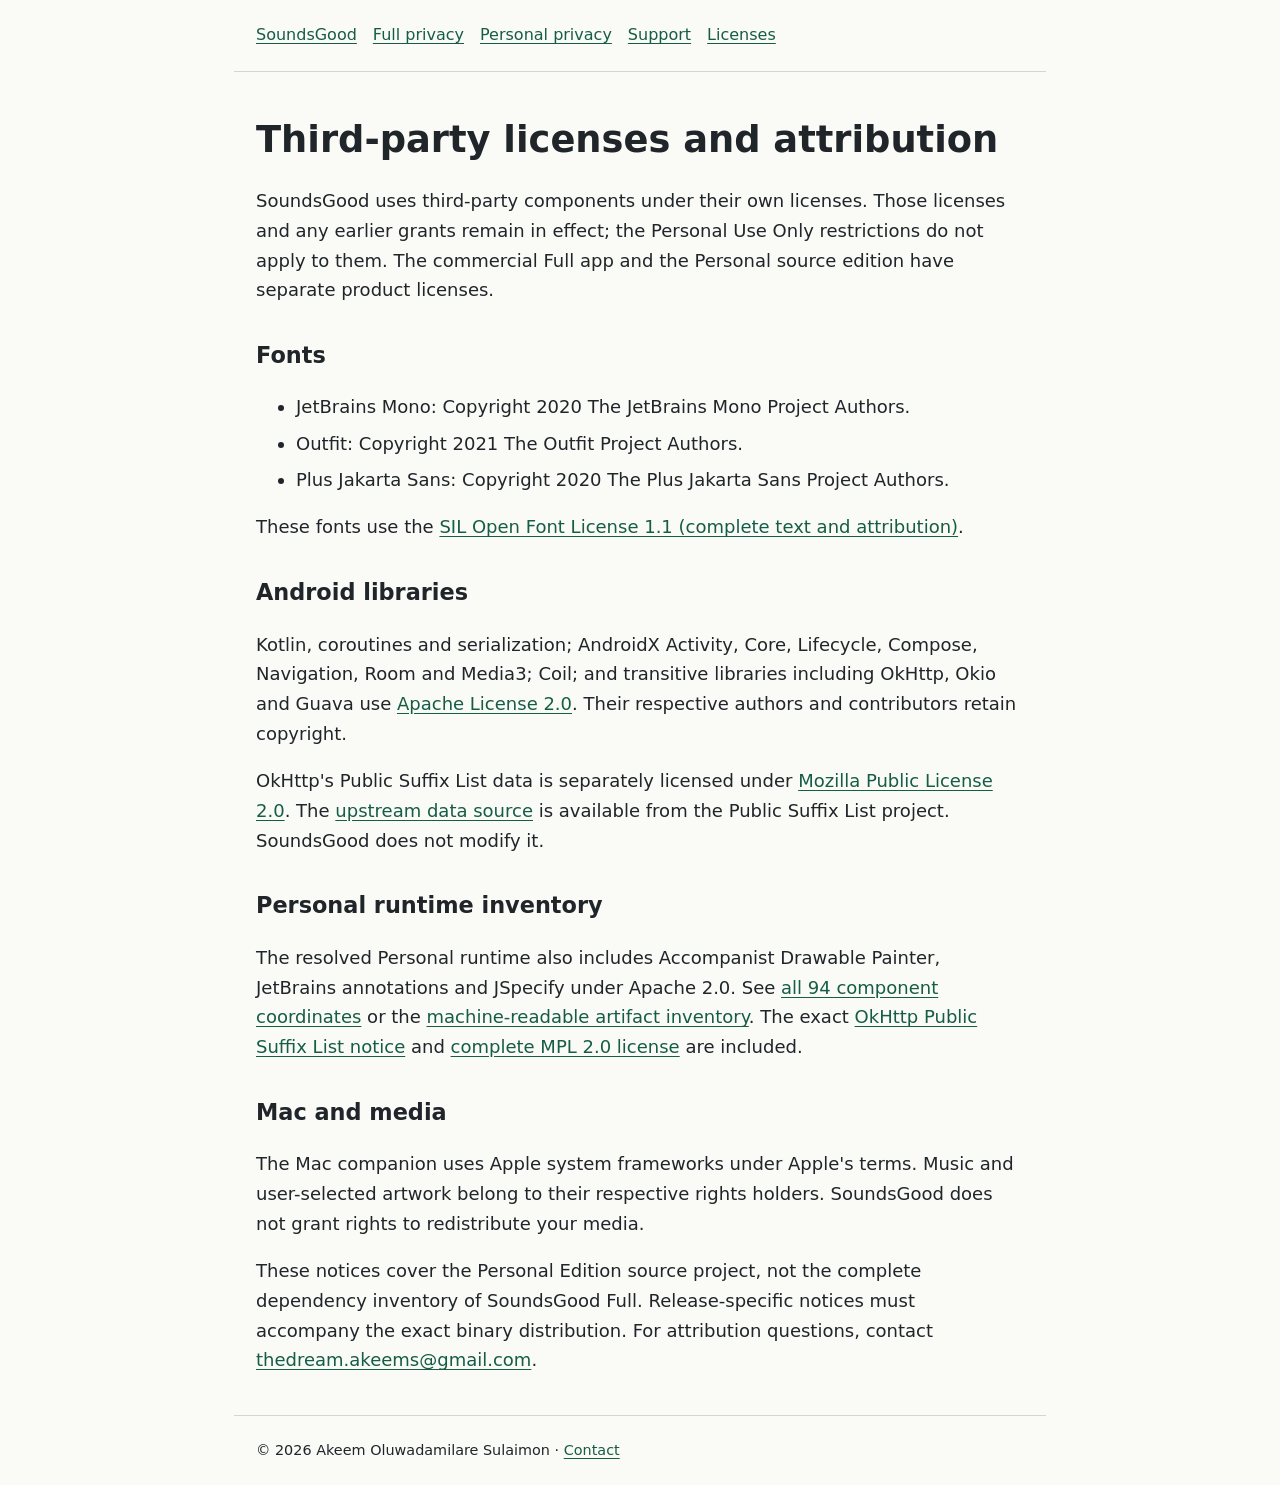
<file: docs/third-party.html>
<!doctype html>
<html lang="en"><head><meta charset="utf-8"><meta name="viewport" content="width=device-width, initial-scale=1"><title>Third-party licenses and attribution</title><link rel="stylesheet" href="style.css"></head><body><header><nav aria-label="Documentation"><a href="index.html">SoundsGood</a><a href="full-privacy.html">Full privacy</a><a href="personal-privacy.html">Personal privacy</a><a href="support.html">Support</a><a href="third-party.html">Licenses</a></nav></header><main><h1>Third-party licenses and attribution</h1><p>SoundsGood uses third-party components under their own licenses. Those licenses
and any earlier grants remain in effect; the Personal Use Only restrictions do not apply to them.
The commercial Full app and the Personal source edition have separate product licenses.</p>
<h2>Fonts</h2><ul><li>JetBrains Mono: Copyright 2020 The JetBrains Mono Project Authors.</li>
<li>Outfit: Copyright 2021 The Outfit Project Authors.</li>
<li>Plus Jakarta Sans: Copyright 2020 The Plus Jakarta Sans Project Authors.</li></ul>
<p>These fonts use the <a href="licenses/OFL-1.1.txt">SIL Open Font License 1.1 (complete text and attribution)</a>.</p>
<h2>Android libraries</h2><p>Kotlin, coroutines and serialization; AndroidX Activity, Core,
Lifecycle, Compose, Navigation, Room and Media3; Coil; and transitive libraries including
OkHttp, Okio and Guava use <a href="licenses/Apache-2.0.txt">Apache License 2.0</a>.
Their respective authors and contributors retain copyright.</p>
<p>OkHttp's Public Suffix List data is separately licensed under
<a href="https://www.mozilla.org/MPL/2.0/">Mozilla Public License 2.0</a>.
The <a href="https://publicsuffix.org/list/public_suffix_list.dat">upstream data source</a>
is available from the Public Suffix List project. SoundsGood does not modify it.</p>
<h2>Personal runtime inventory</h2><p>The resolved Personal runtime also includes
Accompanist Drawable Painter, JetBrains annotations and JSpecify under Apache 2.0.
See <a href="licenses/personal-runtime-dependencies.txt">all 94 component coordinates</a>
or the <a href="licenses/personal-runtime-dependencies.json">machine-readable artifact inventory</a>.
The exact <a href="licenses/OkHttp-Public-Suffix-NOTICE.txt">OkHttp Public Suffix List notice</a>
and <a href="licenses/MPL-2.0.txt">complete MPL 2.0 license</a> are included.</p>
<h2>Mac and media</h2><p>The Mac companion uses Apple system frameworks under Apple's terms.
Music and user-selected artwork belong to their respective rights holders. SoundsGood does
not grant rights to redistribute your media.</p>
<p>These notices cover the Personal Edition source project, not the complete dependency inventory of SoundsGood Full. Release-specific notices
must accompany the exact binary distribution. For attribution questions, contact
<a href="mailto:thedream.akeems@gmail.com">thedream.akeems@gmail.com</a>.</p></main><footer>© 2026 Akeem Oluwadamilare Sulaimon · <a href="mailto:thedream.akeems@gmail.com">Contact</a></footer></body></html>
</file>
<file: docs/style.css>
body{font:18px/1.65 system-ui,sans-serif;color:#20252a;background:#fafaf7;margin:0}
header,main,footer{max-width:48rem;margin:auto;padding:1.4rem}header{border-bottom:1px solid #d2d7d1}
nav{display:flex;flex-wrap:wrap;gap:.5rem 1rem;font-size:1rem}a{color:#165d46;text-underline-offset:.18em}
h1{font-size:2.3rem;line-height:1.15}h2{font-size:1.4rem;margin-top:2rem}footer{border-top:1px solid #d2d7d1;font-size:.9rem}
pre{white-space:pre-wrap;overflow-wrap:anywhere;font-size:.9rem}li{margin:.4rem 0}a:focus-visible{outline:3px solid #b64f20;outline-offset:3px}
@media(max-width:40rem){body{font-size:17px}h1{font-size:1.9rem}header,main,footer{padding:1rem}}
.gallery{display:grid;grid-template-columns:repeat(auto-fit,minmax(min(100%,12rem),1fr));gap:1rem}
.gallery figure{margin:0}.gallery img{display:block;width:100%;height:auto;border-radius:.5rem}.gallery figcaption{margin-top:.3rem;font-weight:600}
.play-actions{display:flex;flex-wrap:wrap;gap:.65rem}.play-actions a{padding:.55rem .9rem;border:2px solid #165d46;border-radius:.5rem;text-decoration:none;font-weight:600}.play-actions a:first-child{background:#165d46;color:white}.play-actions a:hover{text-decoration:underline}
</file>
